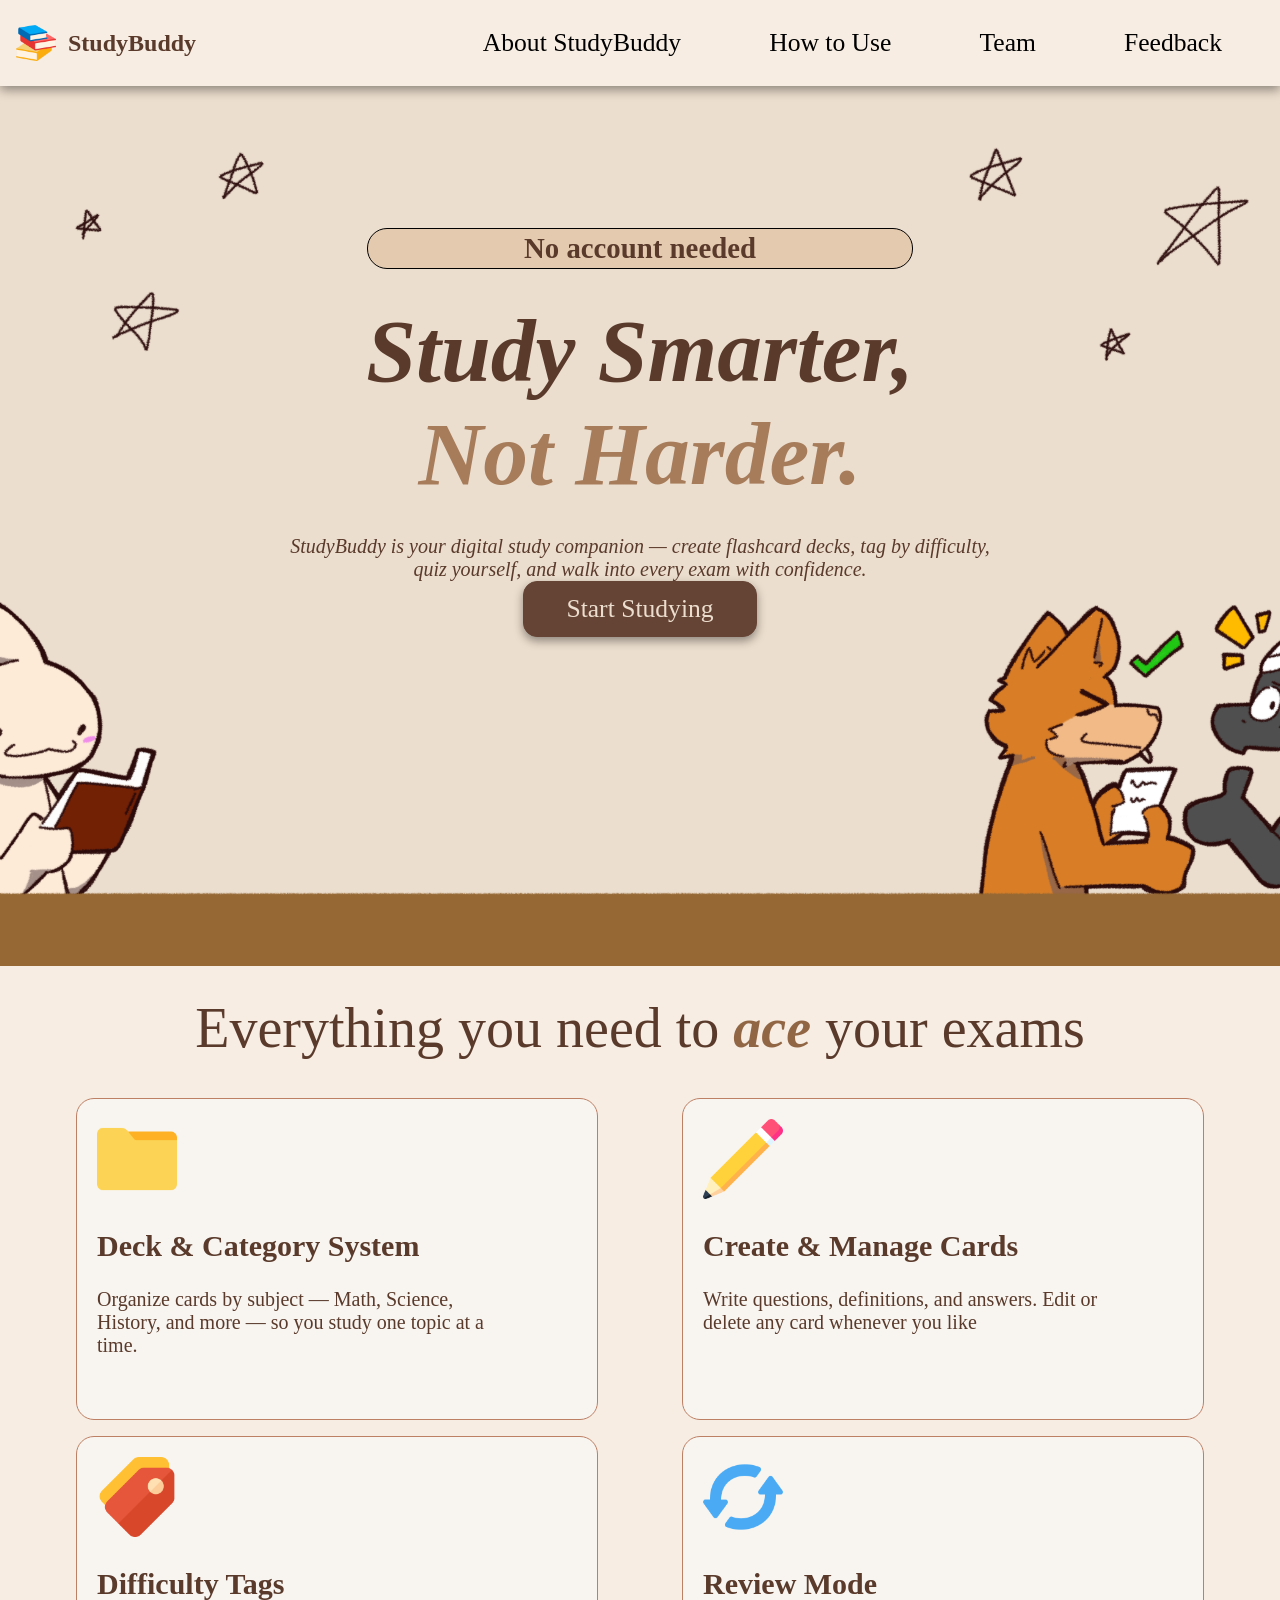
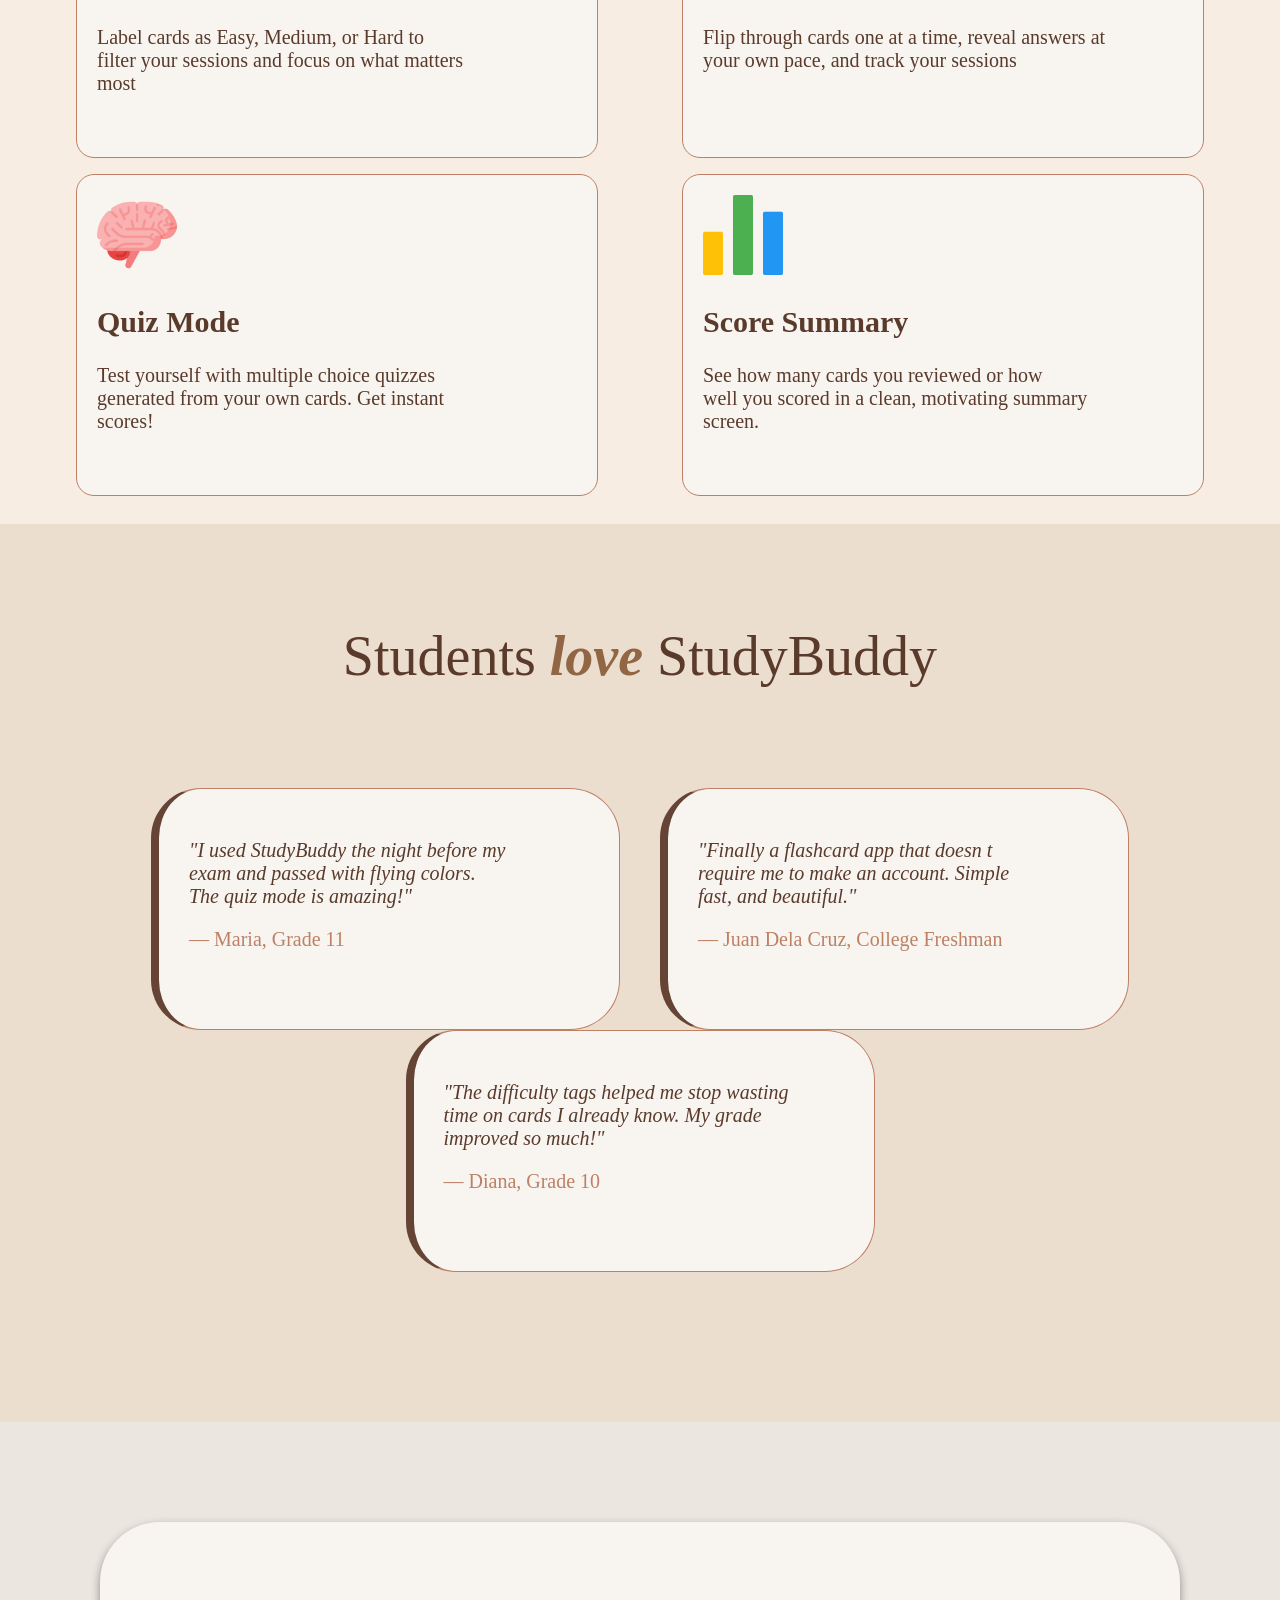
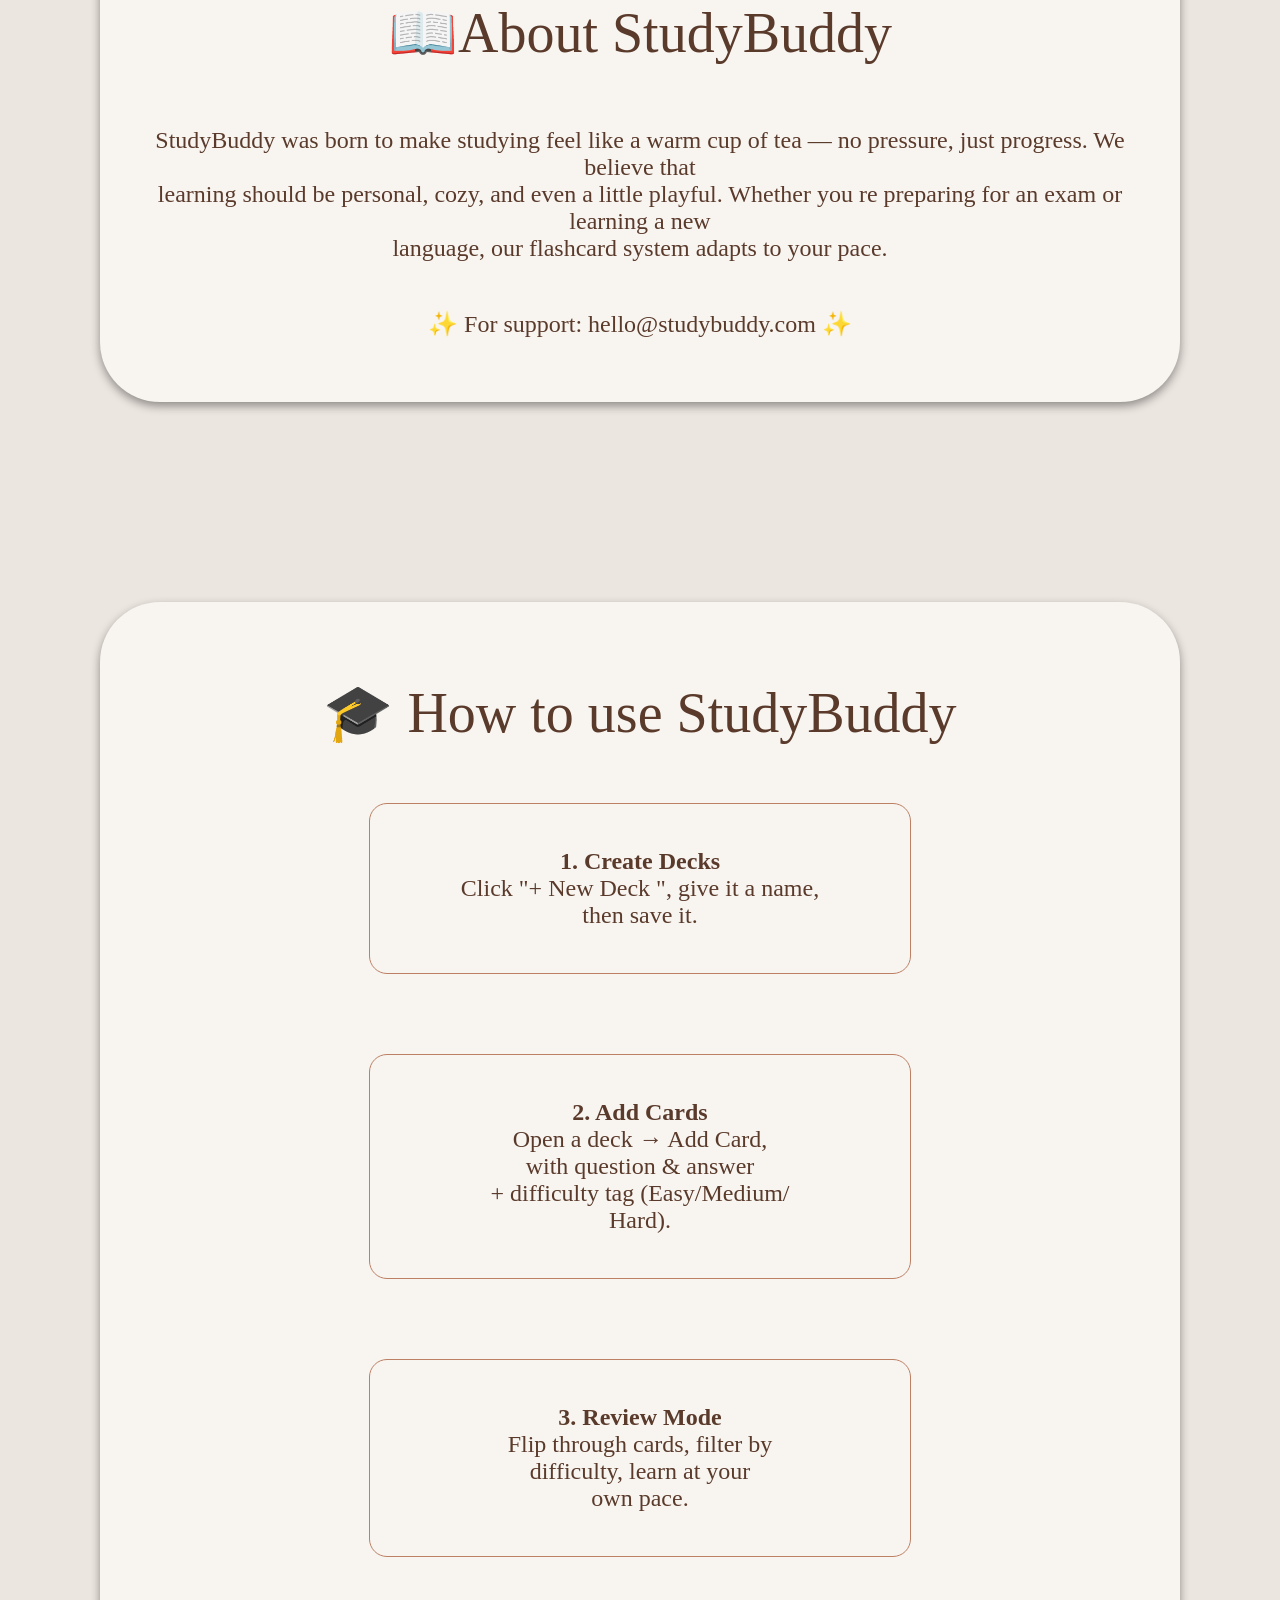
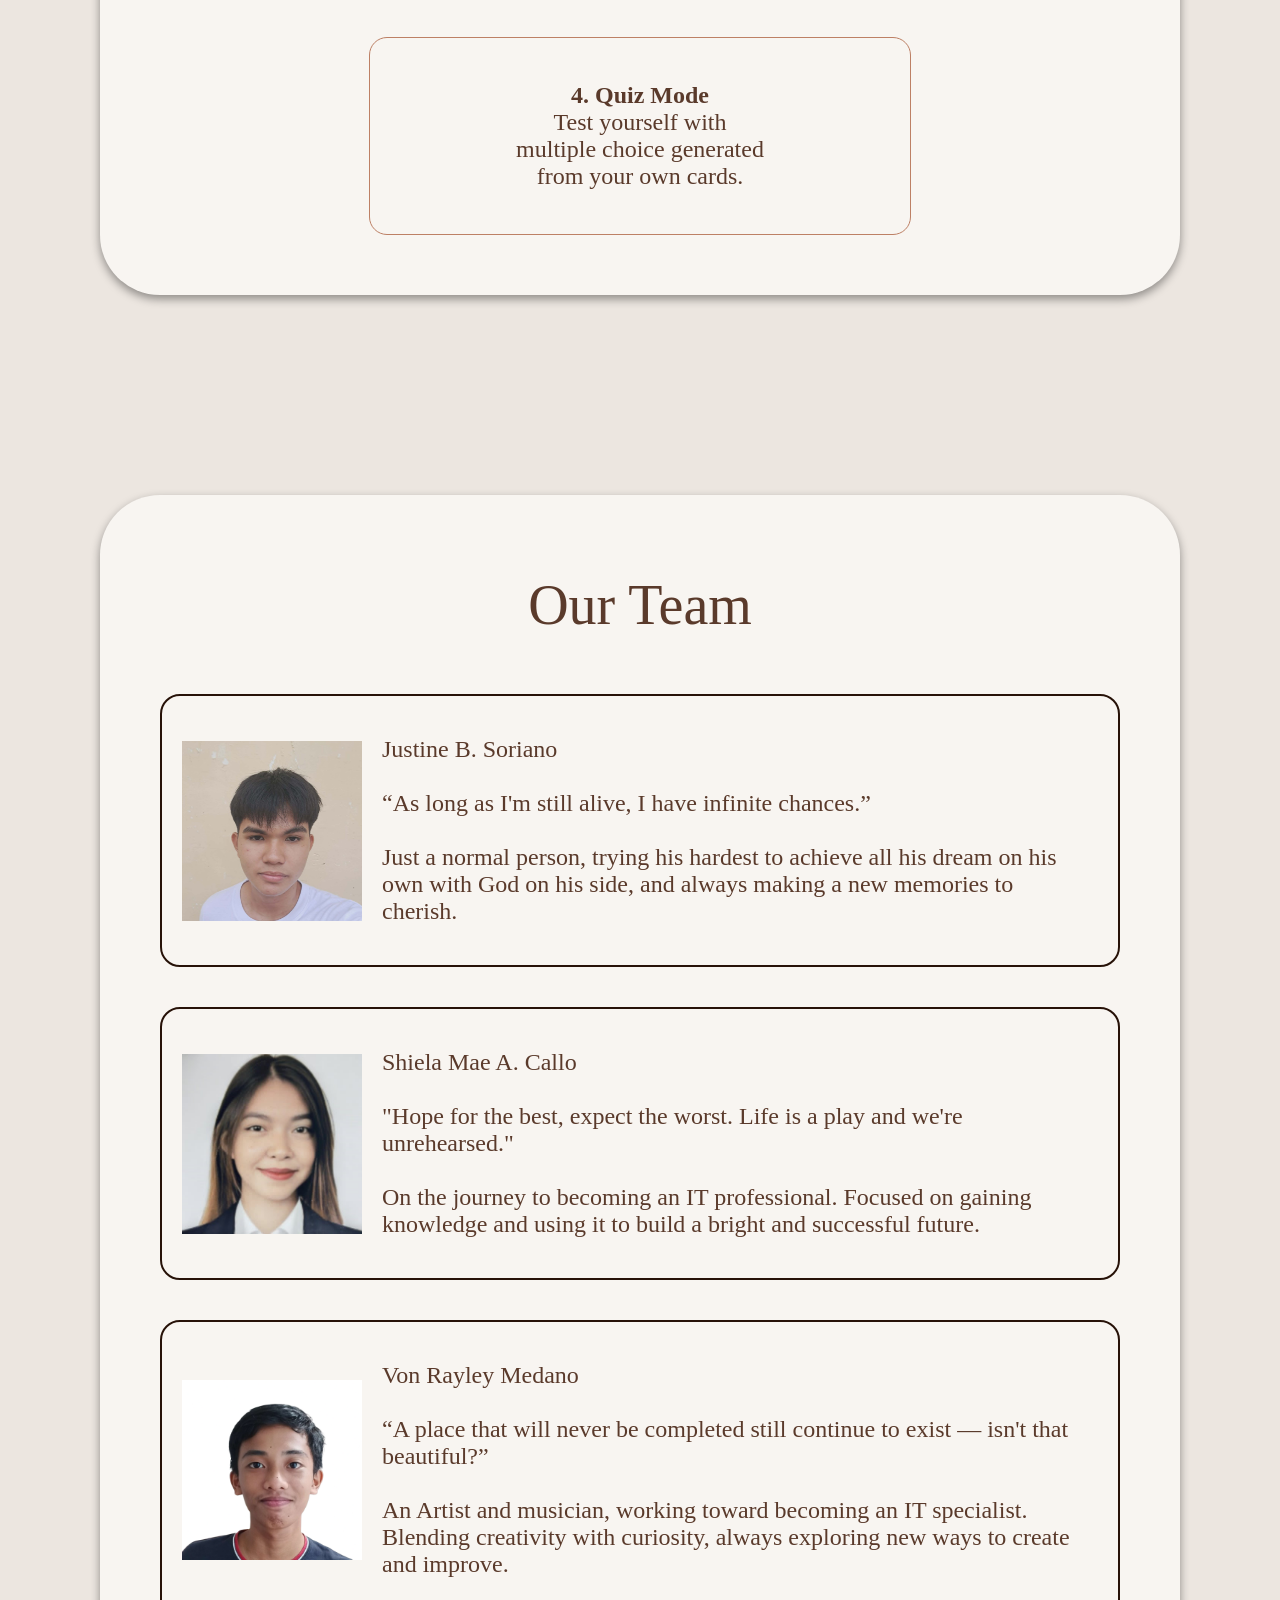
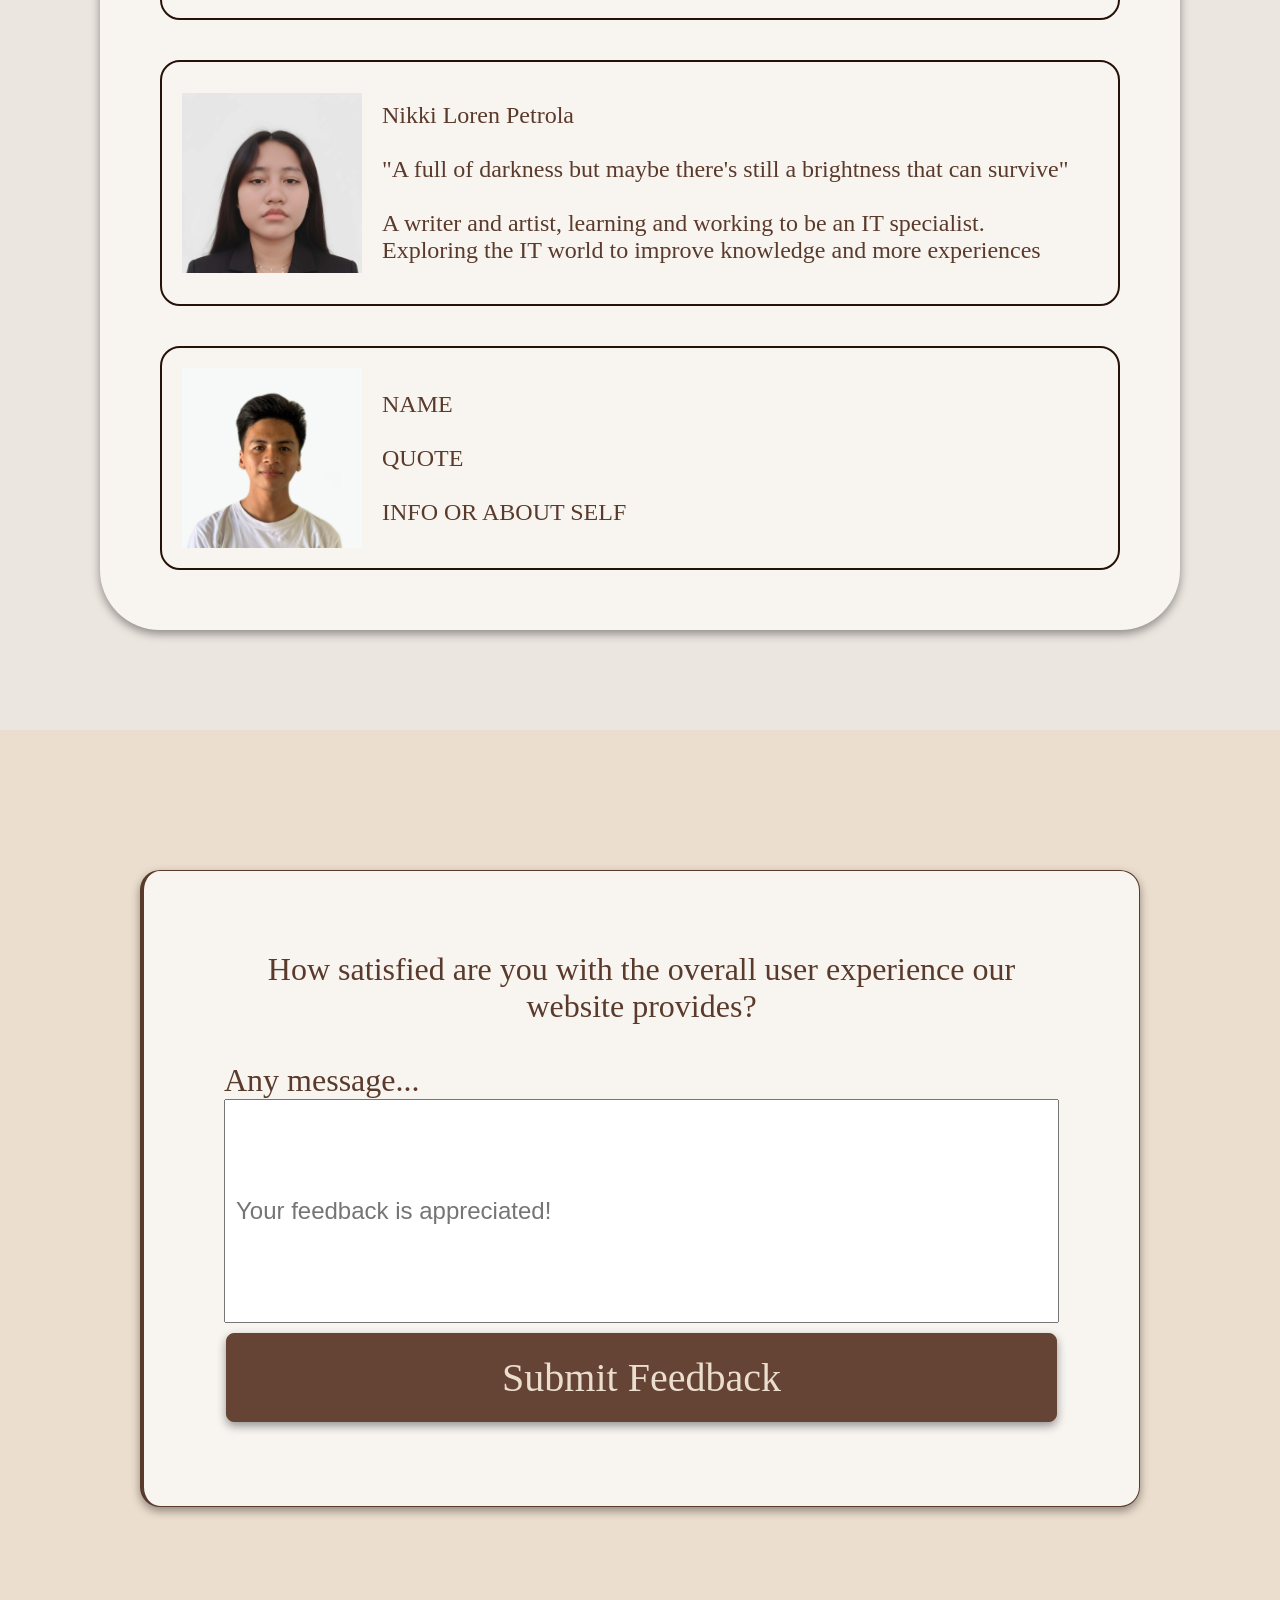
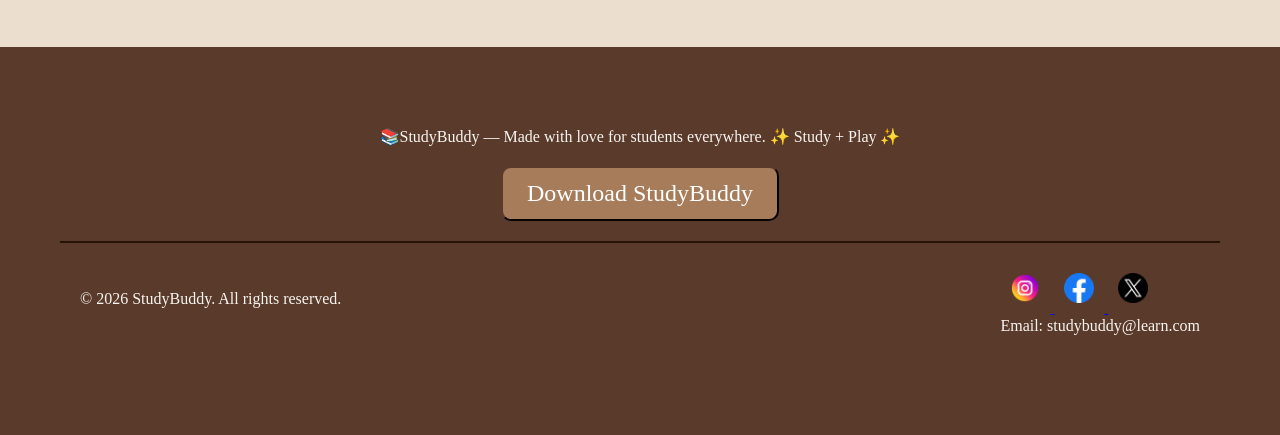
<file: index.html>
<!DOCTYPE html>
<html lang="en">
  <head>
    <meta charset="utf-8">
    <meta name="viewport" content="width=device-width, initial-scale=1.0">

    <link rel="icon" href="icon.png">

    <link rel="stylesheet" href="main.css">
    
    <title>StudyBuddy</title>
  </head>

  <body id="mainBack">
    <nav class="headtitle">
      <div class="titlecontainer">
        <img src="icon.png" style="width: 40px; height: auto;">
        <a href="#mainBack" id="title">StudyBuddy</a>
      </div>

      <div class="headerbtns">
        

        <a href="#aboutSB"><button class="mainbtn" id="headerBtn">About StudyBuddy</button></a>
        <a href="#howtoSB"><button class="mainbtn" id="headerBtn">How to Use</button></a>
        <a href="#teamSB"><button class="mainbtn" id="headerBtn">Team</button></a>
        <a href="#feedbackSB"><button class="mainbtn" id="headerBtn">Feedback</button></a>
      </div>
    </nav>
    

    <div class="mainmenu">

      <div class="titleheader">
        <a>No account needed</a>
      </div>
      <h1>
        <a style="color: #5A3A2B;">Study Smarter,</a>
        <br><a  style="color: #A67C5B;">Not Harder.</a>
      </h1>

      <a class="infotext">StudyBuddy is your digital study companion — create flashcard decks, tag by difficulty, 
        <br>quiz yourself, and walk into every exam with confidence.</a>

      <div class="btncontainer">
        <a href="mydecks.html">
          <button class="mainbtn" style="color: #ecdece; background-color: #664435;">Start Studying</button>
        </a>
      </div>
    </div>


    <button id="backtotopBtn" onclick="scrollToTop()">↑ Top</button>


    <div class="appabout1">
      <h1>Everything you need to <a style="color: #916645; font-style: italic; font-weight: bold;">ace</a> your exams</h1>
      <div class ="maininfo">

        <div class="infocontainer">

          <img src="other-ico/folder.png" style="width: 80px; height: auto;">
          <h2>Deck & Category System</h2>
          <p>Organize cards by subject — Math, Science, 
            <br>History, and more — so you study one topic at a
            <br>time.</p>

        </div>

        <div class="infocontainer">

          <img src="other-ico/pencil.png" style="width: 80px; height: auto;">
          <h2>Create & Manage Cards</h2>
          <p>Write questions, definitions, and answers. Edit or
            <br>delete any card whenever you like</p>

        </div>

        <div class="infocontainer">

          <img src="other-ico/tag.png" style="width: 80px; height: auto;">
          <h2>Difficulty Tags</h2>
          <p>Label cards as Easy, Medium, or Hard to
            <br>filter your sessions and focus on what matters
            <br>most</p>

        </div>

        <div class="infocontainer">

          <img src="other-ico/refresh.png" style="width: 80px; height: auto;">
          <h2>Review Mode</h2>
          <p>Flip through cards one at a time, reveal answers at
            <br>your own pace, and track your sessions</p>

        </div>

        <div class="infocontainer">

        <img src="other-ico/brain.png" style="width: 80px; height: auto;">
        <h2>Quiz Mode</h2>
        <p>Test yourself with multiple choice quizzes 
          <br>generated from your own cards. Get instant 
          <br>scores!</p>

        </div>

        <div class="infocontainer">

        <img src="other-ico/bar-graph.png" style="width: 80px; height: auto;">
        <h2>Score Summary</h2>
        <p>See how many cards you reviewed or how
          <br>well you scored in a clean, motivating summary 
          <br>screen.</p>

        </div>
      </div>
    </div>

    <div class="appabout2">
      <h1>Students <a style="color: #916645; font-style: italic; font-weight: bold;">love</a> StudyBuddy</h1>
      
      <div class ="maininfo">

        <div class="studentcomment">
          <p>"I used StudyBuddy the night before my
            <br>exam and passed with flying colors.
            <br>The quiz mode is amazing!"</p>
          <a>— Maria, Grade 11</a>
        </div>

        <div class="studentcomment">
          <p>"Finally a flashcard app that doesn t
            <br>require me to make an account. Simple
            <br>fast, and beautiful."</p>
          <a>— Juan Dela Cruz, College Freshman</a>
        </div>

        <div class="studentcomment">
            <p>"The difficulty tags helped me stop wasting
            <br>time on cards I already know. My grade
            <br>improved so much!"</p>
          <a>— Diana, Grade 10</a>
        </div>
      </div>
    </div>

    <div class="appabout3" id="aboutSB">

      <div class="aboutcontainers">
        <h1>📖About StudyBuddy</h1>
        <p>StudyBuddy was born to make studying feel like a warm cup of tea — no pressure, just progress. We believe that
          <br>learning should be personal, cozy, and even a little playful. Whether you re preparing for an exam or learning a new
          <br>language, our flashcard system adapts to your pace.</p>
        <p>✨ For support: hello@studybuddy.com ✨</p>
      </div>

      <div class="aboutcontainers" id="howtoSB">
        <h1>🎓 How to use StudyBuddy</h1>
        <div class="howtocontainer">
          <div class="howto">
            <p>
              <b>1. Create Decks</b>
              <br>Click "+ New Deck ", give it a name, 
              <br>then save it.
            </p>
          </div>
          <div class="howto">
            <p>
              <b>2. Add Cards</b>
              <br>Open a deck → Add Card, 
              <br>with question & answer
              <br>+ difficulty tag (Easy/Medium/
              <br>Hard).
            </p>
          </div>
          <div class="howto">
            <p>
              <b>3. Review Mode</b>
              <br>Flip through cards, filter by
              <br>difficulty, learn at your
              <br>own pace.
            </p>
          </div>
          <div class="howto">
            <p>
              <b>4. Quiz Mode</b>
              <br>Test yourself with  
              <br>multiple choice generated
               <br>from your own cards.
            </p>
          </div>
        </div>
      </div>
      
      <div class="aboutcontainers" id="teamSB">
        <h1>Our Team</h1>
        
        <div class="aboutteamcontainer">
          <img src="teamico/soriano.jpg">
          <div class="aboutteaminfo">
            <a>Justine B. Soriano</a>
            <br>
            <a>“As long as I'm still alive, I have infinite chances.”   </a>
            <br>
            <a>Just a normal person, trying his hardest to achieve all his dream on his own with God on his side, and always making a new memories to cherish.</a>
          </div>
        </div>

        <div class="aboutteamcontainer">
          <img src="teamico/callo.jpg">
          <div class="aboutteaminfo">
            <a>Shiela Mae A. Callo</a>
            <br>
            <a>"Hope for the best, expect the worst. Life is a play and we're unrehearsed."</a>
            <br>
            <a>On the journey to becoming an IT professional. Focused on gaining knowledge and using it to build a bright and successful future.</a>
          </div>
        </div>

        <div class="aboutteamcontainer">
          <img src="teamico/medrano.png">
          <div class="aboutteaminfo">
            <a>Von Rayley Medano</a>
            <br>
            <a>“A place that will never be completed still continue to exist — isn't that beautiful?”</a>
            <br>
            <a>An Artist and musician, working toward becoming an IT specialist. Blending creativity with curiosity, always exploring new ways to create and improve.</a>
          </div>
        </div>

        <div class="aboutteamcontainer">
          <img src="teamico/petrola.jpg">
          <div class="aboutteaminfo">
            <a>Nikki Loren Petrola</a>
            <br>
            <a>"A full of darkness but maybe there's still a brightness that can survive"</a>
            <br>
            <a>A writer and artist, learning and working to be an IT specialist. Exploring the IT world to improve knowledge and more experiences</a>
          </div>
        </div>

        <div class="aboutteamcontainer">
          <img src="teamico/diaz.jpg">
          <div class="aboutteaminfo">
            <a>NAME</a>
            <br>
            <a>QUOTE</a>
            <br>
            <a>INFO OR ABOUT SELF</a>
          </div>
        </div>
      </div>
    </div>

    <div class="reviewcontainer" id="feedbackSB">
      <div class="reviewstuff">
        <a>How satisfied are you with the overall user experience our website provides?</a>
        <br>
        <a style="text-align: left;">Any message...</a>
        <input type="text" class="promptinput" id="feedback" placeholder="Your feedback is appreciated!"></input>
        <button class="smallbtn" onclick="submitFeedback()" style="color: #ecdece; background-color: #664435; font-size: 2.50rem; padding: 20px; margin-top: 10px;">Submit Feedback</button> 
      </div>
    </div>

    <div class="footer">
      <a>📚StudyBuddy — Made with love for students everywhere. ✨ Study + Play ✨</a>
      <button class="downloadbtn">Download StudyBuddy</button>
      <div class="footer1">
        <a>© 2026 StudyBuddy. All rights reserved.</a>
        <div>
          <div>
            <a href="#">
              <img class="socialico" src="social-ico/instagram.png">
            </a>
            <a href="#">
              <img class="socialico" src="social-ico/facebook.png">
            </a>
            <a href="#">
              <img class="socialico" src="social-ico/twitter.png">
            </a>
          </div>
          <a>Email: studybuddy@learn.com</a>
        </div>
        
      </div>
    </div>
  </body>
  <script>
    window.onscroll = function () {
      const btn = document.getElementById("backtotopBtn");
      if (document.documentElement.scrollTop > 100) {
        btn.style.display = "block";
      } else {
        btn.style.display = "none";
      }
    };

    // smooth scroll to top
    function scrollToTop() {
      window.scrollTo({
        top: 0,
        behavior: "smooth"
      });
    }
    function submitFeedback() {
        alert("Feedback submitted! Thank you for helping us improve StudyBuddy.");
      }
  </script>
</html>
</file>
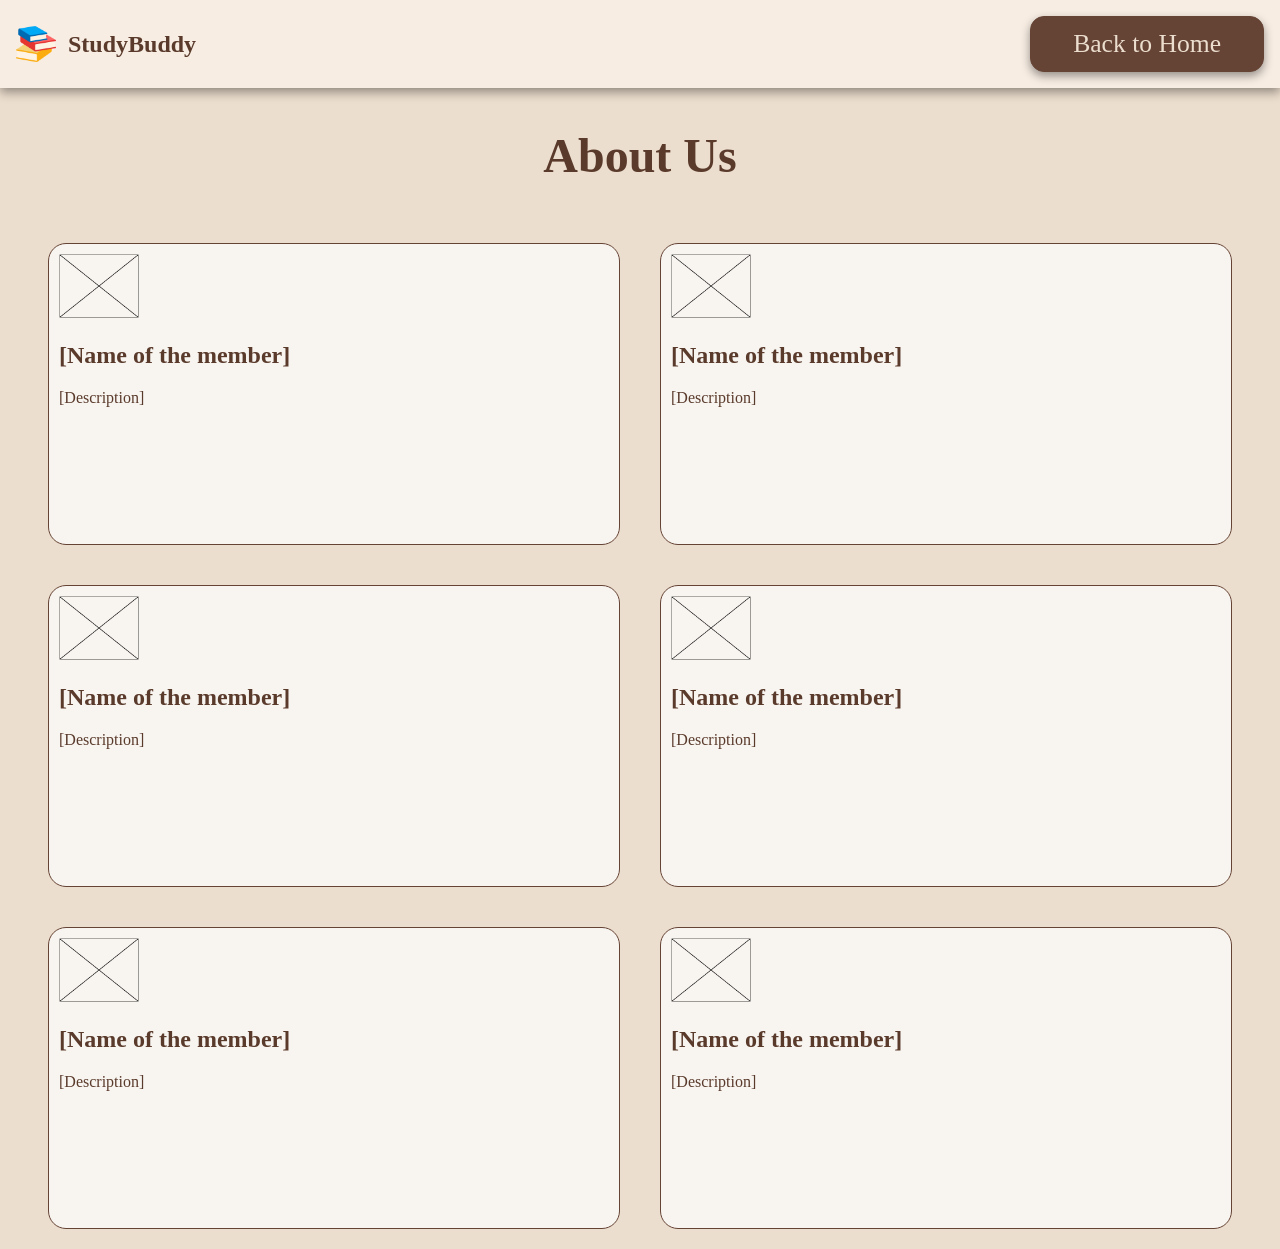
<file: about.html>
<!DOCTYPE html>
<html lang="en">
  <head>
    <meta charset="utf-8">
    <meta name="viewport" content="width=device-width, initial-scale=1.0">

    <link rel="icon" href="icon.png">

    <link rel="stylesheet" href="main.css">
    <link rel="stylesheet" href="about.css">

    <title>StudyBuddy</title>
  </head>
  
  <body>

    <div class="headtitle">

      <div class="titlecontainer">
        <img src="icon.png" style="width: 40px; height: auto;">
        <a id="title">StudyBuddy</a>
      </div>

      <button class="mainbtn" onclick="window.location.href='index.html'">Back to Home</button>

    </div>

    
    <h1>About Us</h1>

    <div class ="maininfo">

      <div class="infocontainer">

        <img src="placeholder.png" style="width: 80px; height: auto;">
        <h2>[Name of the member]</h2>
        <p>[Description]</p>

      </div>

      <div class="infocontainer">

        <img src="placeholder.png" style="width: 80px; height: auto;">
        <h2>[Name of the member]</h2>
        <p>[Description]</p>

      </div>

      <div class="infocontainer">

        <img src="placeholder.png" style="width: 80px; height: auto;">
        <h2>[Name of the member]</h2>
        <p>[Description]</p>

      </div>

      <div class="infocontainer">

        <img src="placeholder.png" style="width: 80px; height: auto;">
        <h2>[Name of the member]</h2>
        <p>[Description]</p>

      </div>

      <div class="infocontainer">

        <img src="placeholder.png" style="width: 80px; height: auto;">
        <h2>[Name of the member]</h2>
        <p>[Description]</p>

      </div>

      <div class="infocontainer">

        <img src="placeholder.png" style="width: 80px; height: auto;">
        <h2>[Name of the member]</h2>
        <p>[Description]</p>

      </div>

    </div>

    
    
    
  </body>
</html>
</file>
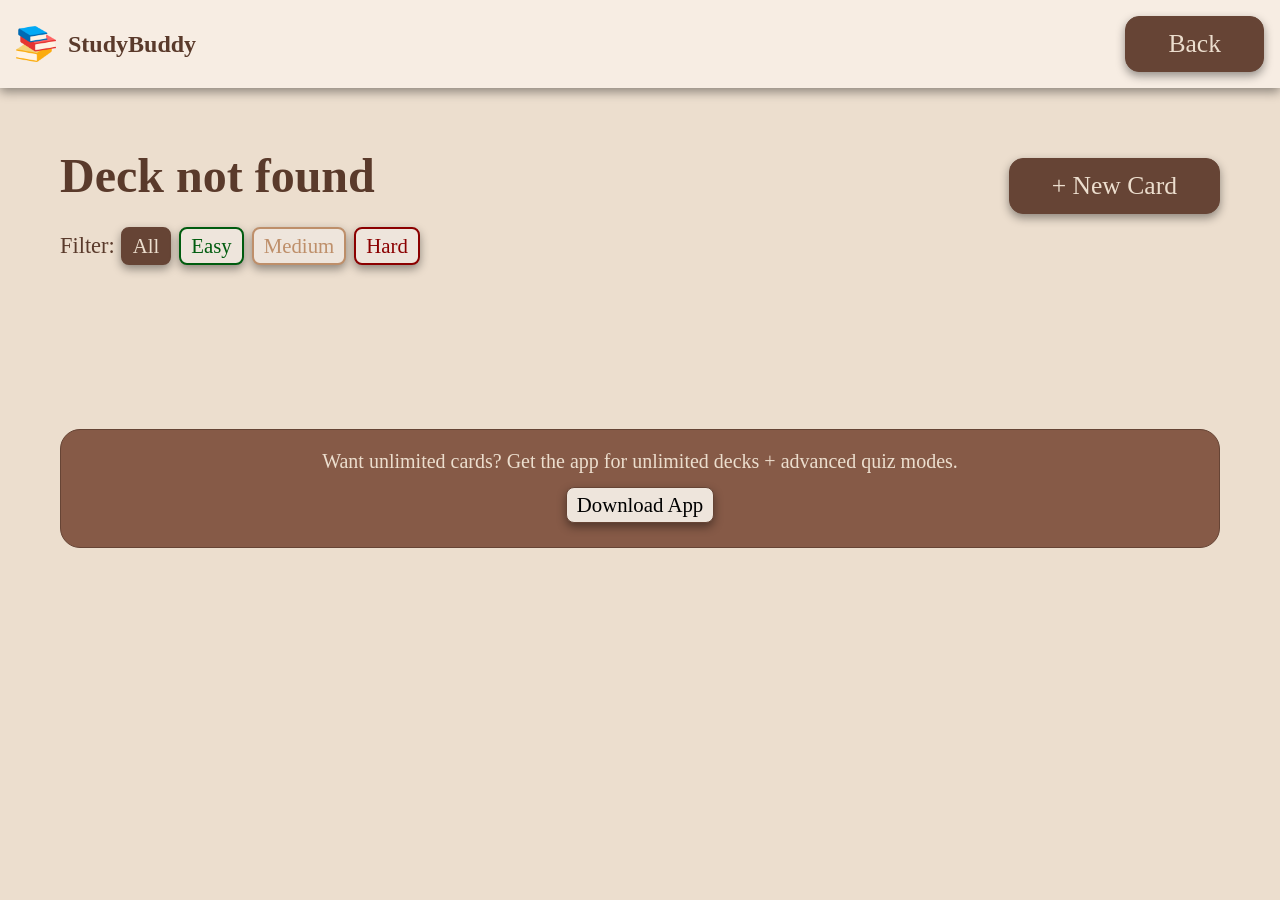
<file: deck.html>
﻿<!DOCTYPE html>
<html lang="en">
  <head>
    <meta charset="utf-8">
    <meta name="viewport" content="width=device-width, initial-scale=1.0">
    
    <link rel="icon" href="icon.png">

    <link rel="stylesheet" href="main.css">
    <link rel="stylesheet" href="extra-designs.css">
    <link rel="stylesheet" href="mydecks.css">
    <link rel="stylesheet" href="deck.css">

    <title>StudyBuddy</title>
  </head>
  <body>
    <!--header and navigation-->
    <nav class="headtitle">
      <div class="titlecontainer">
        <img src="icon.png" style="width: 40px; height: auto;">
        <a href="index.html" id="title">StudyBuddy</a>
      </div>

      <div class="headerbtns">
        <button class="mainbtn" onclick="window.location.href='mydecks.html'">Back</button>
      </div>
    </nav>

    <!--main content-->
    <div class="spacer">
      <div class="mdtopcontainer">
        <h1 id="deckName"></h1>
        <button onclick="addCard()" class="mainbtn" id="newcardbtn">+ New Card</button>
      </div>

      <div id="filterDifficulty">
        <a class="subtitle">Filter:</a>
          <button onclick="setDifficulty('All')" class="smallbtn diff-btn all active">All</button>
          <button onclick="setDifficulty('Easy')" class="smallbtn diff-btn easy">Easy</button>
          <button onclick="setDifficulty('Medium')" class="smallbtn diff-btn medium">Medium</button>
          <button onclick="setDifficulty('Hard')" class="smallbtn diff-btn hard">Hard</button>
      </div>

      <div class="card" id="cardsContainer"></div>

      <div class="ad">
        <a>Want unlimited cards? Get the app for unlimited decks + advanced quiz modes.</a>
        <button class="smallbtn" onclick="ad()">Download App</button>
      </div>
    </div>

    <!--card creation prompt-->
    <div id="cardPrompt" class="prompt">
      <div class="promptcontent">
        <div class="prompttext">
          <h2>Create New Card</h2>
        </div>

        <div>
          <a class="promptinfotext">QUESTION/TERM</a>
          <input type="text" class="promptinput" id="cardQuestion" placeholder="Enter question">

          <a class="promptinfotext">ANSWER/DEFINITION</a>
          <input type="text" class="promptinput" id="cardAnswer" placeholder="Enter answer">
        </div>
        
        <div>
            <a class="promptinfotext">DIFFICULTY</a>
            <select id="cardDifficulty" class="promptinput">
                <option value="Easy">Easy</option>
                <option value="Medium">Medium</option>
                <option value="Hard">Hard</option>
            </select>
        </div>

        <div class="promptbuttons">
          <button class="smallbtn" onclick="closePrompt()" style="color: #5A3A2B; background-color: #f7ede3;">Cancel</button>
          <button id="saveBtn" class="smallbtn" onclick="saveCard()" style="color: #ecdece; background-color: #664435;">Create Card</button>
        </div>
      </div>
    </div>

    <script>
      // Baka makalimutan eh so ill put some notes above each function for me to remember which one is which:
      
      // filter setup
      let currentFilter = "All";
      let selectedDifficulty = "All";

      // local storage setup
      let cards = JSON.parse(localStorage.getItem("cards")) || [];

      // Get ID from URL (example: ?id=123)
      const params = new URLSearchParams(window.location.search);
      const deckId = Number(params.get("id"));

      // Get all decks from localStorage
      const decks = JSON.parse(localStorage.getItem("decks")) || [];

      // Find the deck with matching ID
      const currentDeck = decks.find((deck) => deck.id === deckId);

      // Show the deck name
      if (currentDeck) {
        document.getElementById("deckName").innerText = currentDeck.name;
      } else {
        document.getElementById("deckName").innerText = "Deck not found";
      }

      // Save card function (handles both create and edit)
      function saveCard() {
        const deckCards = cards.filter(card => card.deckId === deckId);
        const question = document.getElementById("cardQuestion").value;
        const answer = document.getElementById("cardAnswer").value;

        if (question.trim() === "" || answer.trim() === "") {
          alert("Please fill in both fields!");
          return;
        }

        if (deckCards.length >= 50) {
          alert("You can only create up to 50 cards! Download the App now to have unlimited Decks");
          return;
        }

        const editId = document.getElementById("cardPrompt").dataset.editId;

        const difficulty = document.getElementById("cardDifficulty").value;

        if (editId) {
          // EDIT MODE
          const card = cards.find((c) => c.id == editId);
          card.question = question;
          card.answer = answer;
          card.difficulty = difficulty;

          // remove edit mode
          delete document.getElementById("cardPrompt").dataset.editId;
        } else {
          // CREATE MODE
          const newCard = {
            id: Date.now(),
            deckId: deckId,
            question: question,
            answer: answer,
            difficulty: difficulty
          };

          cards.push(newCard);
        }

        localStorage.setItem("cards", JSON.stringify(cards));
        renderCards();
        document.getElementById("cardQuestion").value = "";
        document.getElementById("cardAnswer").value = "";
        closePrompt();

        document.getElementById("saveBtn").innerText = "Create Card";

        
      }

      // Display cards on the page
      function renderCards() {
        const container = document.getElementById("cardsContainer");
        container.innerHTML = "";

        const filteredCards = cards.filter((card) => {
          return card.deckId === deckId &&
            (currentFilter === "All" || card.difficulty === currentFilter);
        });

        filteredCards.forEach((card) => {
          const div = document.createElement("div");
          div.classList.add("cards");

          div.innerHTML = `
            <div class="maincard">

              <div class=cardinfo>
                <div>
                  <h2>Question</h2>
                  <p>${card.question}</p>
                </div>
                <div>
                  <h2>Answer</h2>
                  <p>${card.answer}</p>
                </div>
                <div>
                  <h2>Difficulty</h2>
                  <p>${card.difficulty}</p>
                </div>
              </div>

              <div class="cardbuttons">
                <button class="smallbtn" onclick="editCard(${card.id})">Edit</button>
                <button class="smallbtn" style="color: #ecdece; background-color: #664435;" onclick="deleteCard(${card.id})">Delete</button>
              </div>
            </div>
          `;

          container.appendChild(div);
        });
      }

      // Delete card function
      function deleteCard(id) {
        cards = cards.filter((card) => card.id !== id);
        localStorage.setItem("cards", JSON.stringify(cards));
        renderCards();
      }

      // Edit card function
      function editCard(id) {
        const card = cards.find((c) => c.id === id);
        document.getElementById("cardQuestion").value = card.question;
        document.getElementById("cardAnswer").value = card.answer;
        document.getElementById("cardPrompt").dataset.editId = id;
        document.getElementById("saveBtn").innerText = "Save Changes";
        document.getElementById("cardPrompt").style.display = "block";
        document.getElementById("cardDifficulty").value = card.difficulty;
      }

      // Show card creation prompt
      function addCard() {
        document.getElementById("cardPrompt").style.display = "block";
      }

      // Close card creation prompt
      function closePrompt() {
        document.getElementById("cardPrompt").style.display = "none";
        document.getElementById("saveBtn").innerText = "Create Card";
        delete document.getElementById("cardPrompt").dataset.editId;
      }

      // ad DUHHHH
      function ad() {
        alert("We're working on the app! Stay tuned :)");
      }

      // filter function
      function setFilter(filter) {
        currentFilter = filter;
        renderCards();
      }

      function setDifficulty(level) {
        currentFilter = level;

      document.querySelectorAll(".diff-btn").forEach(btn => {
        btn.classList.remove("active");

        if (btn.textContent === level) {
          btn.classList.add("active");
          
        }
      });
      renderCards();
    }


      // DO NOT REMOVEEEE >:[ (Render the cards when the page loads)
      window.onload = renderCards;
    </script>
  </body>
</html>
</file>
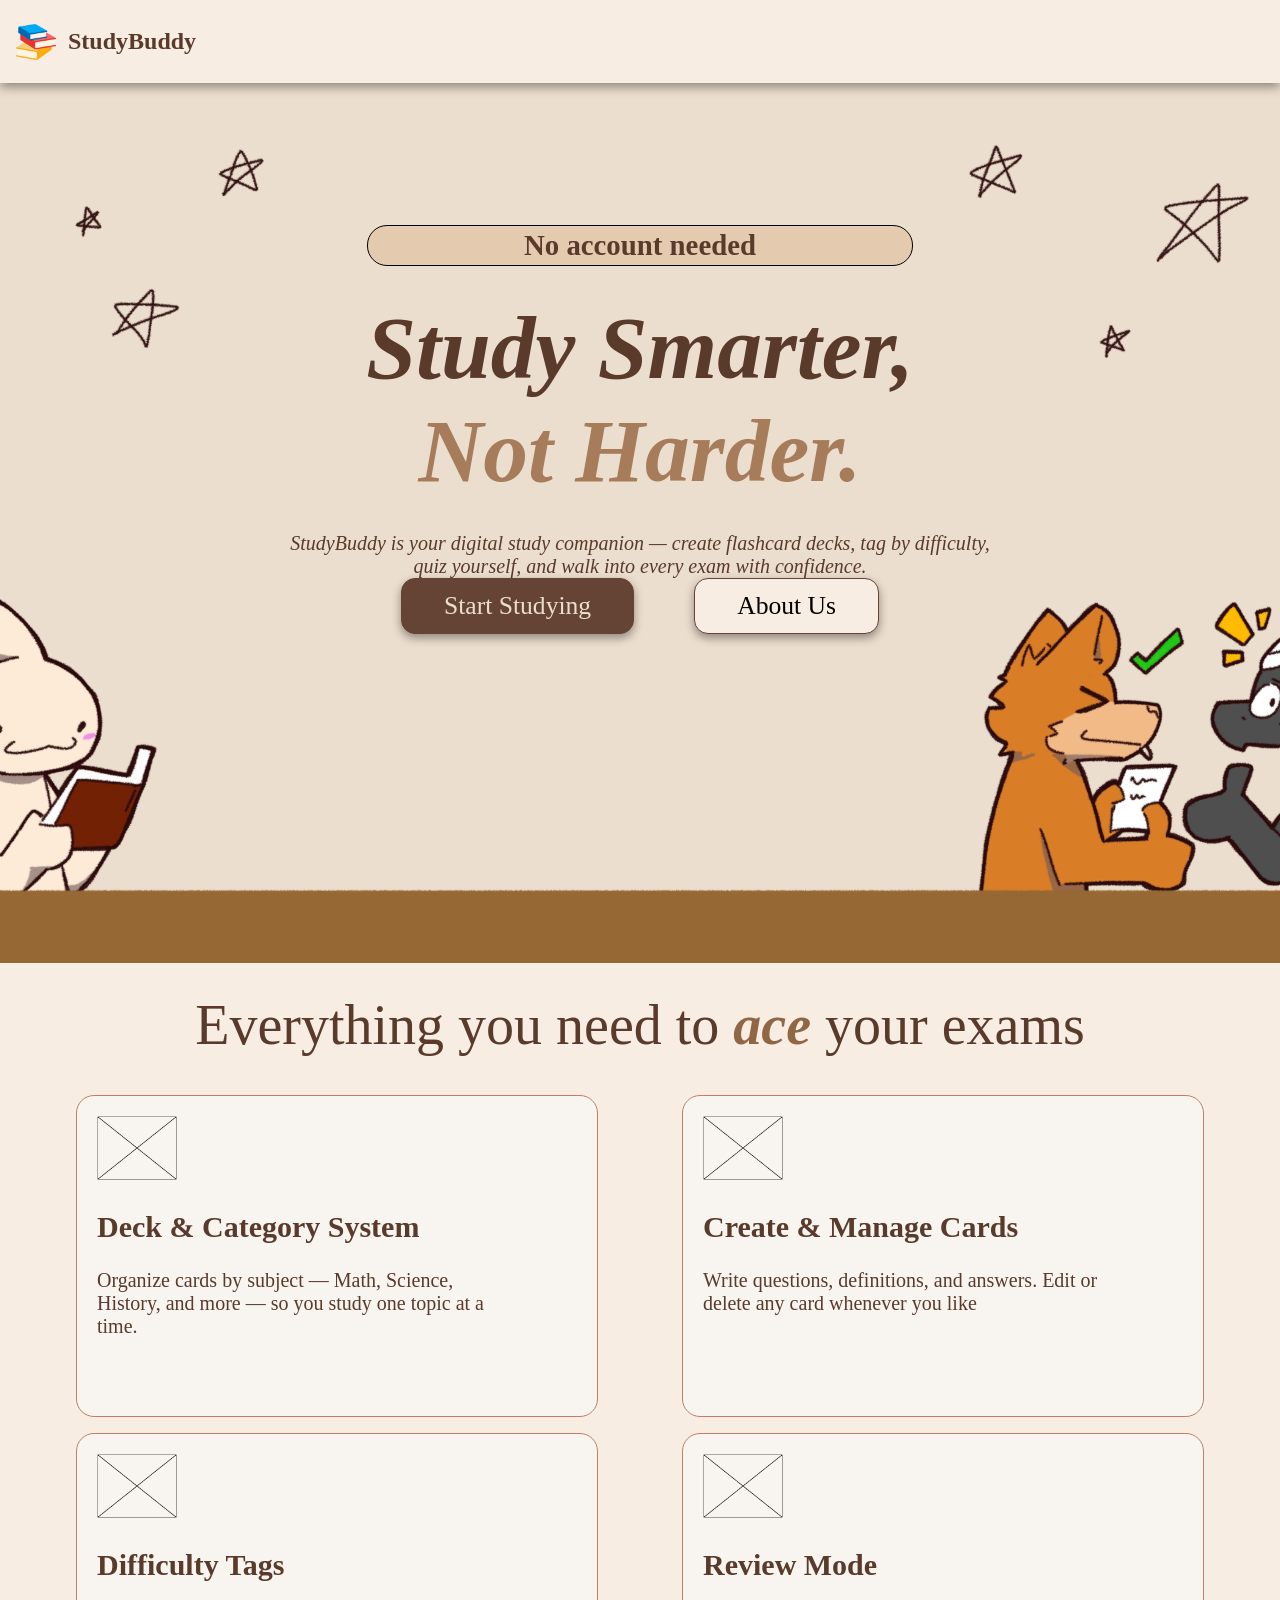
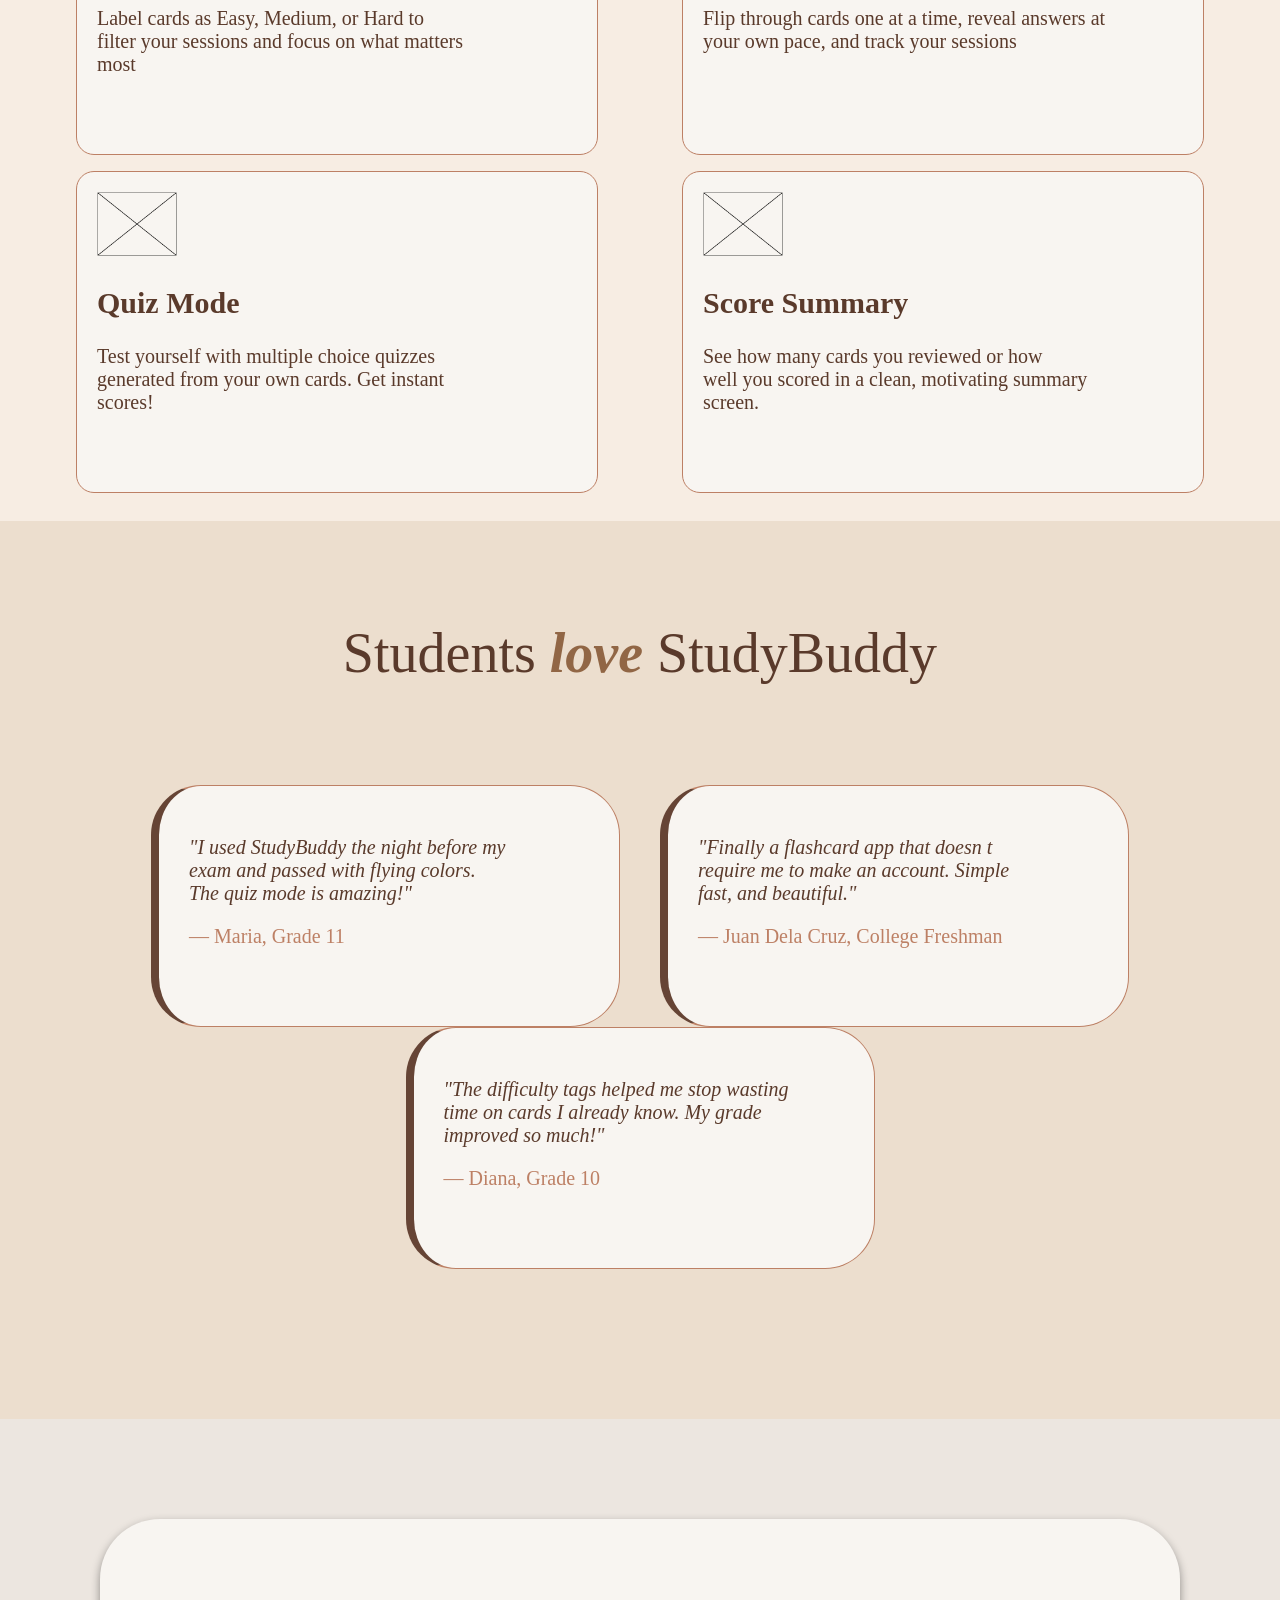
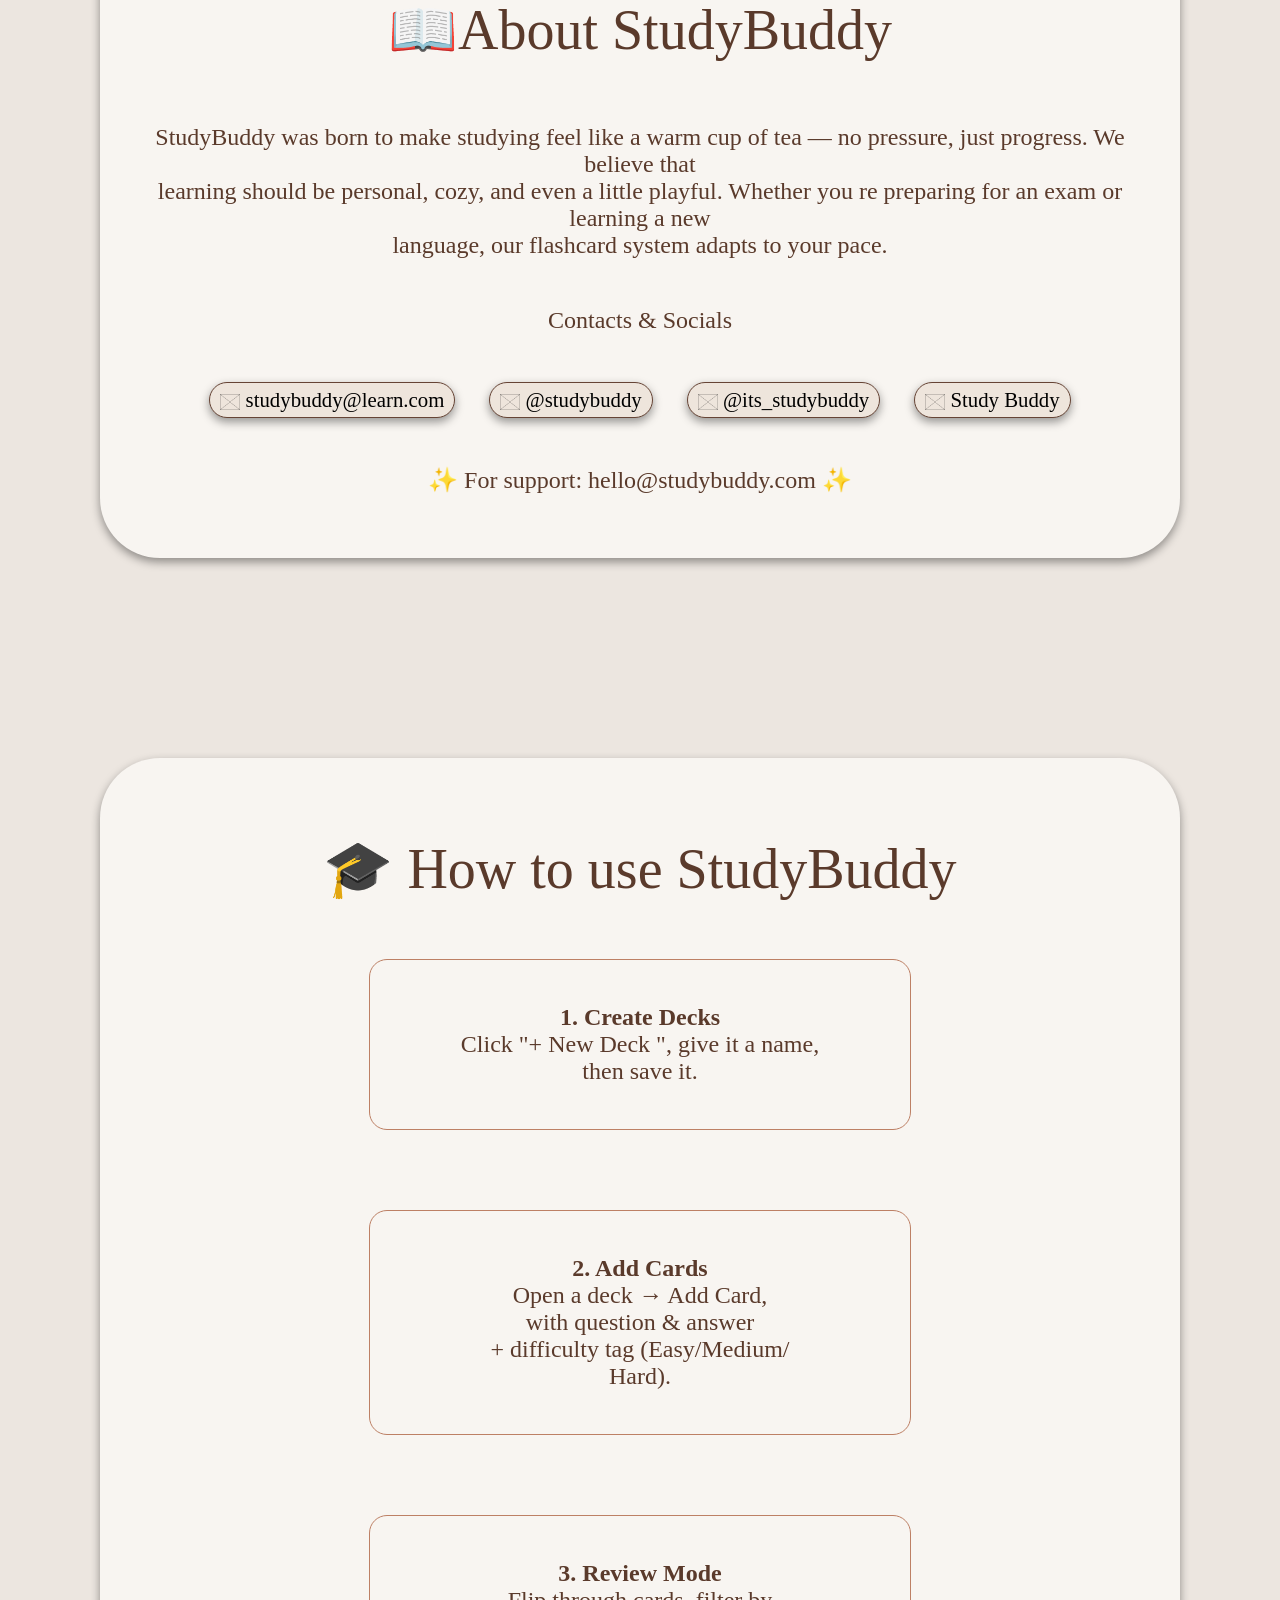
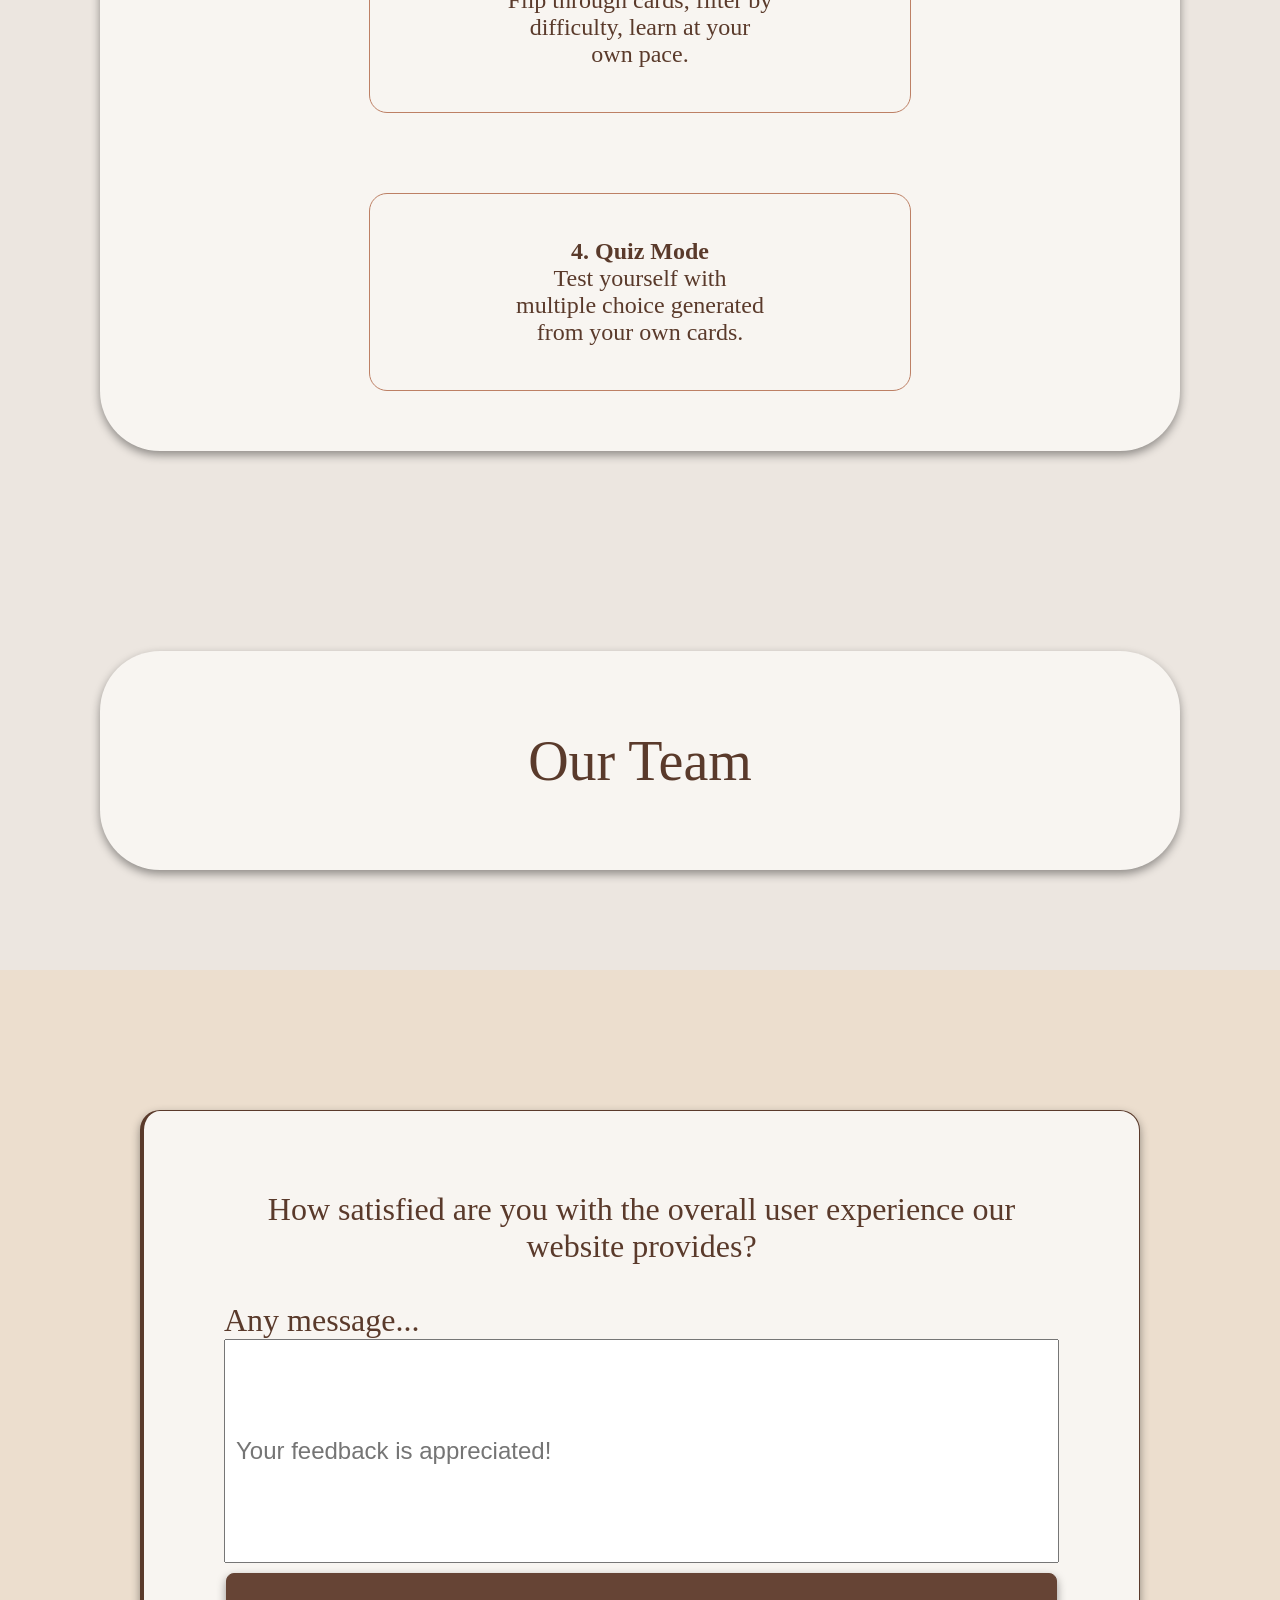
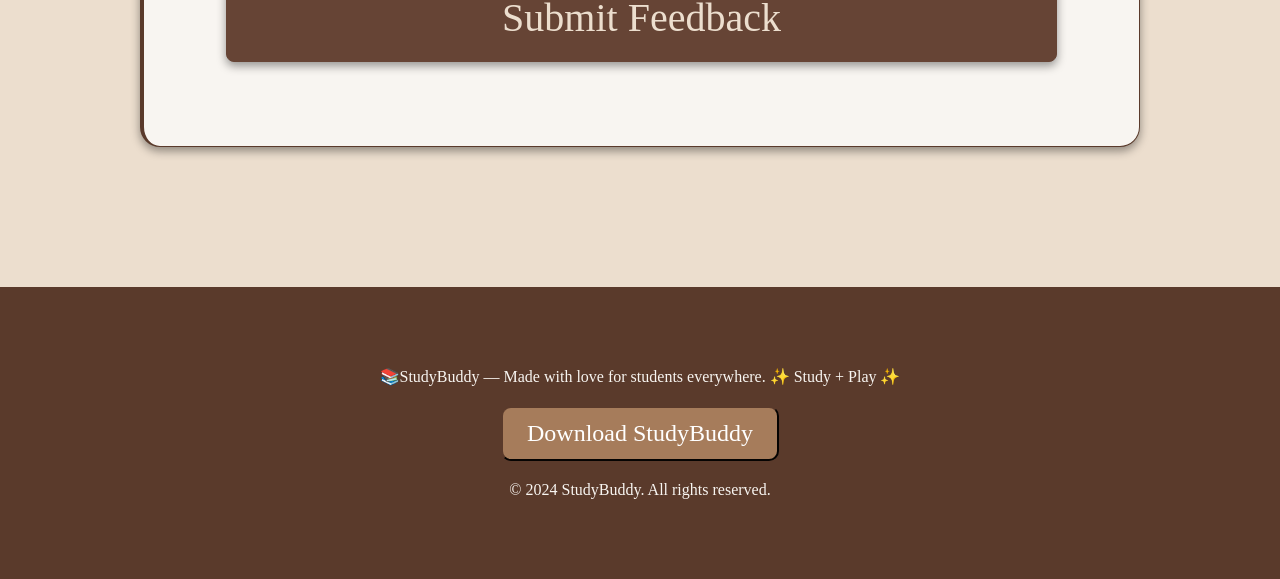
<file: main.html>
<!DOCTYPE html>
<html lang="en">
  <head>
    <meta charset="utf-8">
    <meta name="viewport" content="width=device-width, initial-scale=1.0">

    <link rel="stylesheet" href="main.css">
    
    <title>StudyBuddy</title>
  </head>

  <body>
    <div class="headtitle">
      <div class="titlecontainer">
        <img src="icon.png" style="width: 40px; height: auto;">
        <a id="title">StudyBuddy</a>
      </div>
    </div>
    

    <div class="mainmenu">

      <div class="titleheader">
        <a>No account needed</a>
      </div>
      <h1>
        <a style="color: #5A3A2B;">Study Smarter,</a>
        <br><a  style="color: #A67C5B;">Not Harder.</a>
      </h1>

      <a class="infotext">StudyBuddy is your digital study companion — create flashcard decks, tag by difficulty, 
        <br>quiz yourself, and walk into every exam with confidence.</a>

      <div class="btncontainer">
        <a href="mydecks.html">
          <button class="mainbtn" style="color: #ecdece; background-color: #664435;">Start Studying</button>
        </a>
        <a href="about.html">
          <button class="mainbtn" style="background-color: #f7ede3; border-color: #664435;">About Us</button>
        </a>
      </div>
    </div>


    <button id="backtotopBtn" onclick="scrollToTop()">↑ Top</button>


    <div class="appabout1">
      <h1>Everything you need to <a style="color: #916645; font-style: italic; font-weight: bold;">ace</a> your exams</h1>
      <div class ="maininfo">

        <div class="infocontainer">

          <img src="placeholder.png" style="width: 80px; height: auto;">
          <h2>Deck & Category System</h2>
          <p>Organize cards by subject — Math, Science, 
            <br>History, and more — so you study one topic at a
            <br>time.</p>

        </div>

        <div class="infocontainer">

          <img src="placeholder.png" style="width: 80px; height: auto;">
          <h2>Create & Manage Cards</h2>
          <p>Write questions, definitions, and answers. Edit or
            <br>delete any card whenever you like</p>

        </div>

        <div class="infocontainer">

          <img src="placeholder.png" style="width: 80px; height: auto;">
          <h2>Difficulty Tags</h2>
          <p>Label cards as Easy, Medium, or Hard to
            <br>filter your sessions and focus on what matters
            <br>most</p>

        </div>

        <div class="infocontainer">

          <img src="placeholder.png" style="width: 80px; height: auto;">
          <h2>Review Mode</h2>
          <p>Flip through cards one at a time, reveal answers at
            <br>your own pace, and track your sessions</p>

        </div>

        <div class="infocontainer">

        <img src="placeholder.png" style="width: 80px; height: auto;">
        <h2>Quiz Mode</h2>
        <p>Test yourself with multiple choice quizzes 
          <br>generated from your own cards. Get instant 
          <br>scores!</p>

        </div>

        <div class="infocontainer">

        <img src="placeholder.png" style="width: 80px; height: auto;">
        <h2>Score Summary</h2>
        <p>See how many cards you reviewed or how
          <br>well you scored in a clean, motivating summary 
          <br>screen.</p>

        </div>
      </div>
    </div>

    <div class="appabout2">
      <h1>Students <a style="color: #916645; font-style: italic; font-weight: bold;">love</a> StudyBuddy</h1>
      
      <div class ="maininfo">

        <div class="studentcomment">
          <p>"I used StudyBuddy the night before my
            <br>exam and passed with flying colors.
            <br>The quiz mode is amazing!"</p>
          <a>— Maria, Grade 11</a>
        </div>

        <div class="studentcomment">
          <p>"Finally a flashcard app that doesn t
            <br>require me to make an account. Simple
            <br>fast, and beautiful."</p>
          <a>— Juan Dela Cruz, College Freshman</a>
        </div>

        <div class="studentcomment">
            <p>"The difficulty tags helped me stop wasting
            <br>time on cards I already know. My grade
            <br>improved so much!"</p>
          <a>— Diana, Grade 10</a>
        </div>
      </div>
    </div>

    <div class="appabout3">

      <div class="aboutcontainers">
        <h1>📖About StudyBuddy</h1>
        <p>StudyBuddy was born to make studying feel like a warm cup of tea — no pressure, just progress. We believe that
          <br>learning should be personal, cozy, and even a little playful. Whether you re preparing for an exam or learning a new
          <br>language, our flashcard system adapts to your pace.</p>
        
        <p>Contacts & Socials</p>
        <div class="socials">
          <button class="smallbtn" id="socialbtn" onclick="">
            <img src="placeholder.png" style="width: 20px; height: auto; vertical-align: middle;">
            studybuddy@learn.com
          </button>
          <button class="smallbtn" id="socialbtn" onclick="">
            <img src="placeholder.png" style="width: 20px; height: auto; vertical-align: middle;">
            @studybuddy
          </button>
          <button class="smallbtn" id="socialbtn" onclick="">
            <img src="placeholder.png" style="width: 20px; height: auto; vertical-align: middle;">
            @its_studybuddy
          </button>
          <button class="smallbtn" id="socialbtn" onclick="">
            <img src="placeholder.png" style="width: 20px; height: auto; vertical-align: middle;">
            Study Buddy
          </button>
        </div>
        <p>✨ For support: hello@studybuddy.com ✨</p>
      </div>

      <div class="aboutcontainers">
        <h1>🎓 How to use StudyBuddy</h1>
        <div class="howtocontainer">
          <div class="howto">
            <p>
              <b>1. Create Decks</b>
              <br>Click "+ New Deck ", give it a name, 
              <br>then save it.
            </p>
          </div>
          <div class="howto">
            <p>
              <b>2. Add Cards</b>
              <br>Open a deck → Add Card, 
              <br>with question & answer
              <br>+ difficulty tag (Easy/Medium/
              <br>Hard).
            </p>
          </div>
          <div class="howto">
            <p>
              <b>3. Review Mode</b>
              <br>Flip through cards, filter by
              <br>difficulty, learn at your
              <br>own pace.
            </p>
          </div>
          <div class="howto">
            <p>
              <b>4. Quiz Mode</b>
              <br>Test yourself with  
              <br>multiple choice generated
              <br>from your own cards.
            </p>
          </div>
        </div>
      </div>
      
      <div class="aboutcontainers">
        <h1>Our Team</h1>
      </div>
    </div>

    <div class="reviewcontainer">
      <div class="reviewstuff">
        <a>How satisfied are you with the overall user experience our website provides?</a>
        <br>
        <a style="text-align: left;">Any message...</a>
        <input type="text" class="promptinput" id="feedback" placeholder="Your feedback is appreciated!"></input>
        <button class="smallbtn" onclick="submitFeedback()" style="color: #ecdece; background-color: #664435; font-size: 2.50rem; padding: 20px; margin-top: 10px;">Submit Feedback</button> 
      </div>
    </div>

    <div class="footer">
      <a>📚StudyBuddy — Made with love for students everywhere. ✨ Study + Play ✨</a>
      <button class="downloadbtn">Download StudyBuddy</button>
      <a>© 2024 StudyBuddy. All rights reserved.</a>
  </body>
  <script>
    window.onscroll = function () {
      const btn = document.getElementById("backtotopBtn");
      if (document.documentElement.scrollTop > 100) {
        btn.style.display = "block";
      } else {
        btn.style.display = "none";
      }
    };

    // smooth scroll to top
    function scrollToTop() {
      window.scrollTo({
        top: 0,
        behavior: "smooth"
      });
    }
    function submitFeedback() {
        alert("Feedback submitted! Thank you for helping us improve StudyBuddy.");
      }
  </script>
</html>
</file>
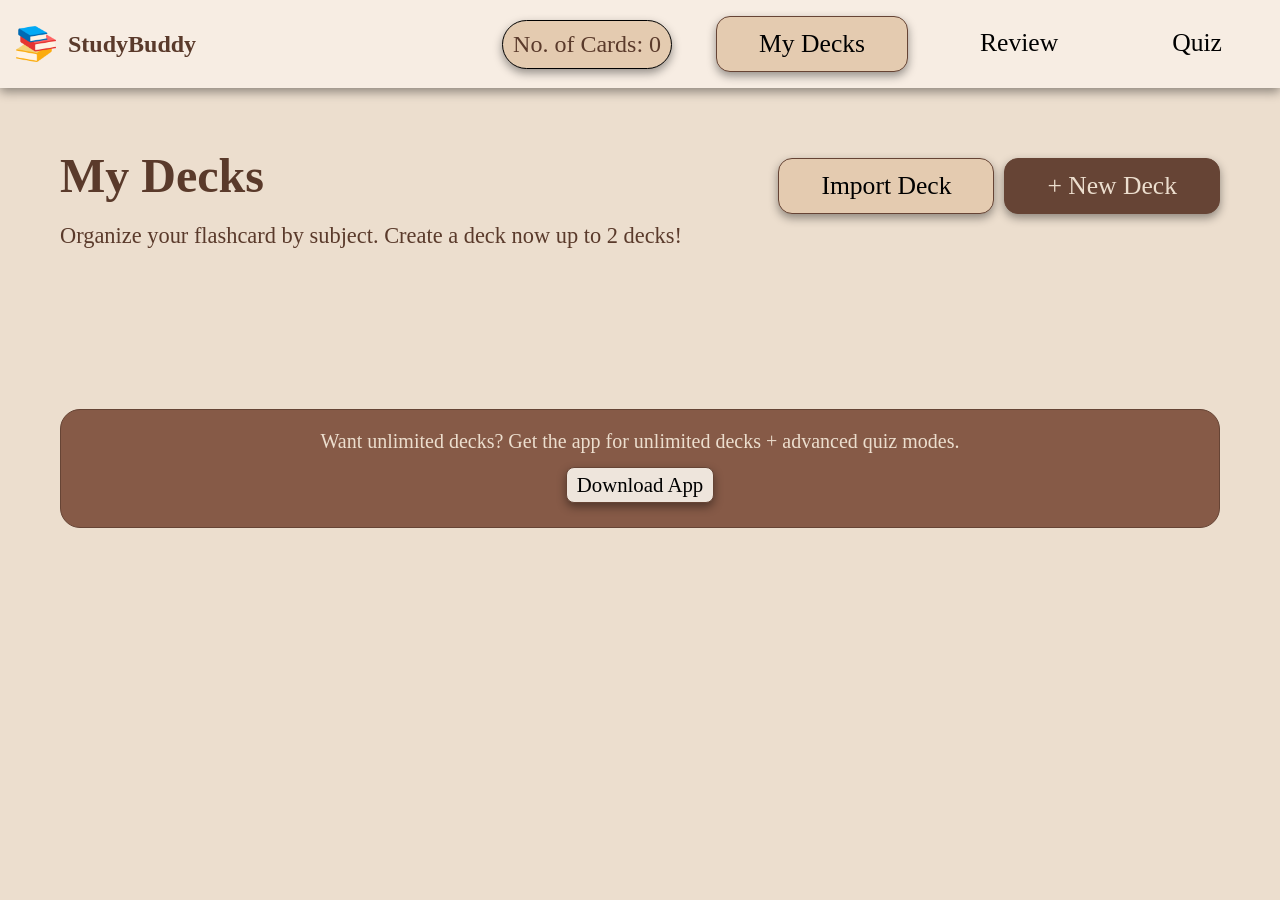
<file: mydecks.html>
﻿<!DOCTYPE html>
<html lang="en">
  
  <head>
    <meta charset="utf-8">
    <meta name="viewport" content="width=device-width, initial-scale=1.0">

    <link rel="icon" href="icon.png">

    <link rel="stylesheet" href="main.css">
    <link rel="stylesheet" href="extra-designs.css">
    <link rel="stylesheet" href="mydecks.css">

    <title>StudyBuddy</title>
  </head>

  <body>
    <!--header and navigation-->
    <nav class="headtitle">
      <div class="titlecontainer">
        <img src="icon.png" style="width: 40px; height: auto;">
        <a href="index.html" id="title">StudyBuddy</a>
      </div>

      <a id="cardscounter">No. of Decks</a>

      <div class="headerbtns">
        

        <a href="mydecks.html"><button class="mainbtn">My Decks</button></a>
        <a href="reviews.html"><button class="mainbtn" id="headermainBtns">Review</button></a>
        <a href="quiz.html"><button class="mainbtn" id="headermainBtns">Quiz</button></a>
      </div>
    </nav>

    <!--main content-->
    <div class="spacer">
      <div class="mdtopcontainer">
        <h1>My Decks</h1>
        <div class="buttoncontainertop">
          <input type="file" id="importFile" accept=".txt" style="display:none" onchange="importDeck(event)">
          <button class="mainbtn" onclick="document.getElementById('importFile').click()">
            Import Deck
          </button>
          <button onclick="addDeck()" class="mainbtn" id="newdeckbtn">+ New Deck</button>
        </div>
      </div>

      <a class="subtitle">Organize your flashcard by subject. Create a deck now up to 2 decks!</a>
      <div class="deck" id="decksContainer"></div>

      <div class="ad">
        <a>Want unlimited decks? Get the app for unlimited decks + advanced quiz modes.</a>
        <button class="smallbtn" onclick="ad()">Download App</button>
      </div>
    </div>

    <!--deck creation prompt-->
    <div id="deckPrompt" class="prompt">
      <div class="promptcontent">
        <div class="prompttext">
          <h2>Create New Deck</h2>
          <a style="color: #A67C5B;">DECK NAME</a>
        </div>

        <div>
          <input type="text" class="promptinput" id="deckName" placeholder="Enter deck name">
        </div>

        <div class="promptbuttons">
          <button class="smallbtn" onclick="closePrompt()" style="color: #5A3A2B; background-color: #f7ede3;">Cancel</button>
          <button class="smallbtn" onclick="saveDeck()" style="color: #ecdece; background-color: #664435;">Create Deck</button>
        </div>
      </div>
    </div>

    <script>
      // Baka makalimutan eh so ill put some notes above each function for me to remember which one is which:
      
      // local storage setup
      let decks = JSON.parse(localStorage.getItem("decks")) || [];
      let cards = JSON.parse(localStorage.getItem("cards")) || [];

      // ensure all decks have a cards array
      

      // update card counter in header
      function updateCounter() {
        document.getElementById("cardscounter").innerText =
          "No. of Cards: " + cards.length;
      }

      // Import decks and cards
      function importDeck(event) {
  const file = event.target.files[0];
  if (!file) return;

  const reader = new FileReader();

  reader.onload = function(e) {
    const text = e.target.result.trim();
    const lines = text.split("\n");

    if (lines.length < 2) {
      alert("Invalid file format!");
      return;
    }

    const deckName = lines[0].trim();

    if (decks.length >= 4) {
      alert("You can only have up to 4 decks!");
      return;
    }

    const newDeckId = Date.now();

    // create deck
    const newDeck = {
      id: newDeckId,
      name: deckName,
      cards: [],
      icon: "deckico/general.png"
    };

    decks.push(newDeck);

    // create cards
    for (let i = 1; i < lines.length; i++) {
      const parts = lines[i].split("|");

      if (parts.length < 2) continue;

      const newCard = {
        id: Date.now() + i,
        deckId: newDeckId, // ⭐ THIS is what your deck page relies on
        question: parts[0].trim(),
        answer: parts[1].trim(),
        difficulty: parts[2] ? parts[2].trim() : "Easy" // optional
      };

      cards.push(newCard);
    }

    localStorage.setItem("decks", JSON.stringify(decks));
    localStorage.setItem("cards", JSON.stringify(cards));

    renderDecks();
  };

  reader.readAsText(file);
}

      // Save new deck to local storage
      function saveDeck() {
        const name = document.getElementById("deckName").value;

        if (name.trim() === "") {
          alert("Please enter a name!");
          return;
        }

        // Limit Deck Amount
        if (decks.length >= 4) {
          alert("You can only create up to 4 decks! Download the App now to have unlimited Decks");
          return;
        }

        // Create a new deck object with unique ID
        const newDeck = {
          id: Date.now(),
          name: name,
          cards: [],
          icon: "deckico/general.png"
        };

        // Add the new deck to the array
        decks.push(newDeck);
        localStorage.setItem("decks", JSON.stringify(decks));

        renderDecks();
        document.getElementById("deckName").value = "";
        closePrompt();
      }

      // Display decks on the page
      function renderDecks() {
        const container = document.getElementById("decksContainer");
        container.innerHTML = "";

        decks.forEach((deck) => {
          const div = document.createElement("div");
          div.classList.add("decks");

          div.innerHTML = `
            <div class="maindeck">
              <div class="icon-picker">
                <img src="${deck.icon}" class="deck-icon" onclick="toggleIcons(this)">
                <div class="icon-options">
                  <img src="deckico/general.png" onclick="selectIcon(this, ${deck.id})">
                  <img src="deckico/geo.png" onclick="selectIcon(this, ${deck.id})">
                  <img src="deckico/literature.png" onclick="selectIcon(this, ${deck.id})">
                  <img src="deckico/math.png" onclick="selectIcon(this, ${deck.id})">
                  <img src="deckico/sci.png" onclick="selectIcon(this, ${deck.id})">
                  <img src="deckico/space.png" onclick="selectIcon(this, ${deck.id})">
                  <img src="deckico/bunny.png" onclick="selectIcon(this, ${deck.id})">
                  <img src="deckico/bear.png" onclick="selectIcon(this, ${deck.id})">
                  <img src="deckico/cat.png" onclick="selectIcon(this, ${deck.id})">
                  <img src="deckico/dog.png" onclick="selectIcon(this, ${deck.id})">
                  <img src="deckico/dragon.png" onclick="selectIcon(this, ${deck.id})">
                </div>
              </div>

              <h2>${deck.name}</h2>
              <p>
                ${
                cards.filter(card => card.deckId === deck.id).length
              } 
                ${
                cards.filter(card => card.deckId === deck.id).length === 1 ? "Card" : "Cards"
              }
              </p>
              <div class="deckbuttons">
                <button class="smallbtn" onclick="openDeck(${deck.id})">Open</button>
                <button class="smallbtn" onclick="deleteDeck(${deck.id})">Delete</button>
              </div>
            </div>
          `;

          container.appendChild(div);
        });

        updateCounter();
      }

      function toggleIcons(img) {
        const options = img.nextElementSibling;
        options.style.display = options.style.display === "block" ? "none" : "block";
      }

      function selectIcon(icon, deckId) {
        const deck = decks.find(d => d.id === deckId);

        const fileName = icon.src.split("/").pop();
        deck.icon = "deckico/" + fileName;

        localStorage.setItem("decks", JSON.stringify(decks));
        renderDecks();
      }




      function deleteDeck(id) {

        // remove the deck and card
        decks = decks.filter(deck => deck.id !== id);
        cards = cards.filter(card => card.deckId !== id);

        // save both
        localStorage.setItem("decks", JSON.stringify(decks));
        localStorage.setItem("cards", JSON.stringify(cards));
        
        renderDecks();
      }

      // Opens the deck page with the deck ID
      function openDeck(id) {
        window.location.href = `deck.html?id=${id}`;
      }

      // Shows the new deck prompt
      function addDeck() {
        document.getElementById("deckPrompt").style.display = "block";
      }

      // Closes the new deck prompt
      function closePrompt() {
        document.getElementById("deckPrompt").style.display = "none";
      }

      // Placeholder for ad button
      function ad() {
        alert("We're working on the app! Stay tuned :)");
      }

      // DO NOT REMOVEEEE >:[ (Render the cards when the page loads)
      window.onload = renderDecks;
    </script>
  </body>
</html>
</file>
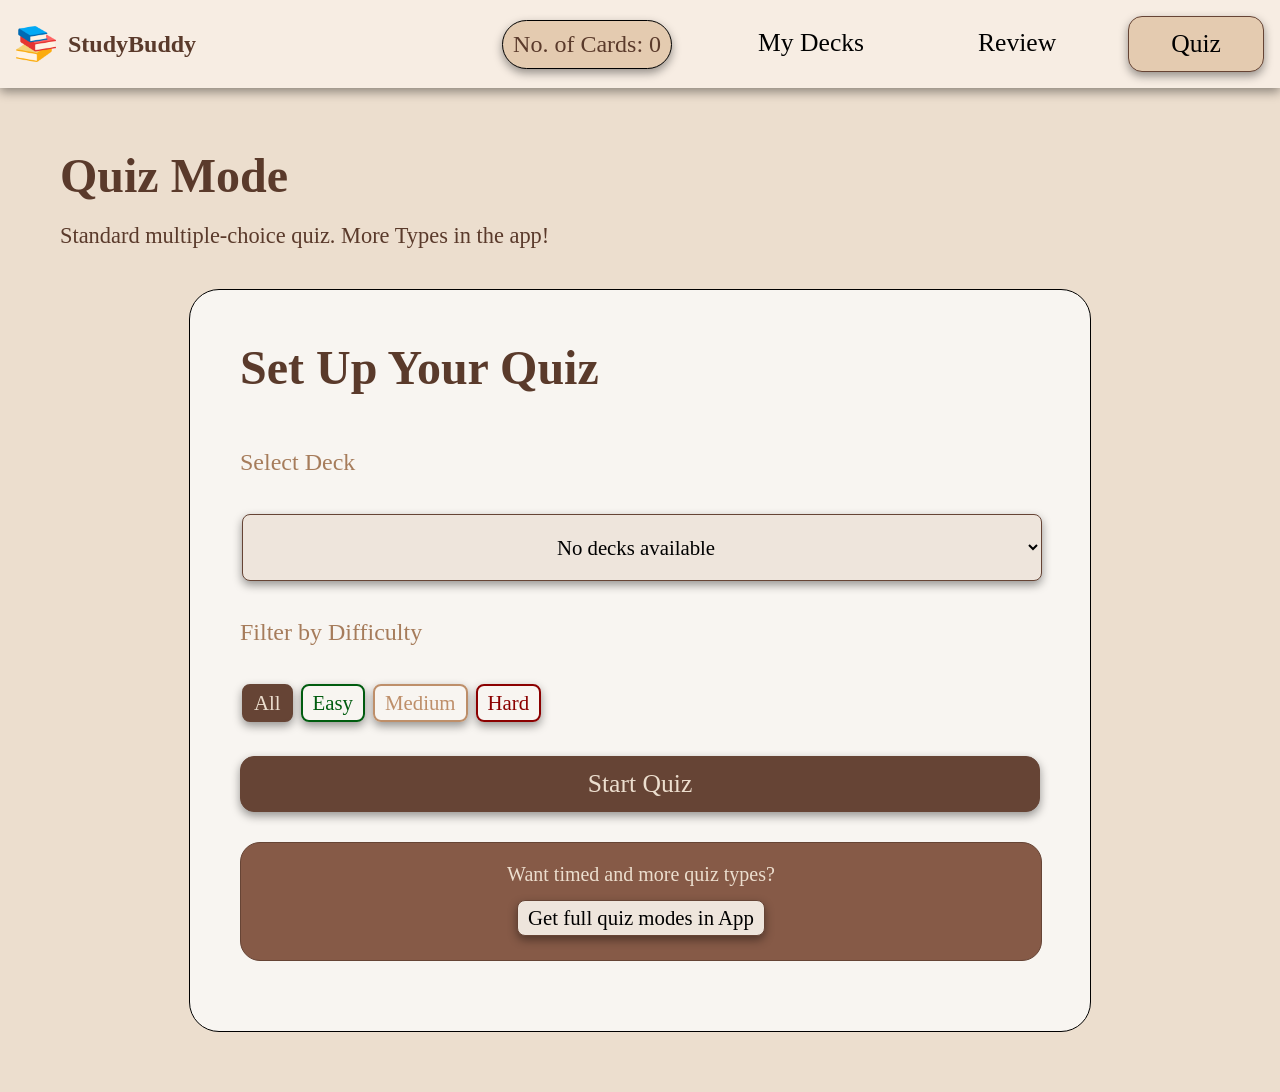
<file: quiz-session.html>
<!DOCTYPE html>
<html lang="en">
<head>
  <meta charset="utf-8">
  <meta name="viewport" content="width=device-width, initial-scale=1.0">

  <link rel="icon" href="icon.png">

  <link rel="stylesheet" href="main.css">
  <link rel="stylesheet" href="extra-designs.css">
  <link rel="stylesheet" href="reviews.css">
  <link rel="stylesheet" href="review-session.css">
  <link rel="stylesheet" href="quiz-session.css">

  <title>StudyBuddy - Quiz</title>
</head>

<body>

<nav class="headtitle">
  <div class="titlecontainer">
    <img src="icon.png" style="width: 40px;">
    <a href="index.html" id="title">StudyBuddy</a>
  </div>

  <a id="cardscounter">No. of Decks</a>

  <div class="headerbtns">
    <a href="mydecks.html"><button class="mainbtn" id="headermainBtns">My Decks</button></a>
    <a href="reviews.html"><button class="mainbtn" id="headermainBtns">Review</button></a>
    <a href="quiz.html"><button class="mainbtn">Quiz</button></a>
  </div>
</nav>

<div class="spacer">

  <div class="mdtopcontainer">
    <h1>Quiz Mode</h1>
  </div>

  <a class="subtitle">Test your knowledge with multiple-choice questions. Goodluck!</a>

  <div class="reviewsessioncontainer">
    <h1 id="deckName"></h1>
    <h1>Cards: <span id="cardsCounter"></span></h1>

    <div id="quizcardContainer"></div>

    <div class="reviewsessionbtns">
      <button class="smallbtn" id="nextBtn" style="display:none;"></button>
    </div>
  </div>
</div>

<script>
const deck = JSON.parse(localStorage.getItem("currentReviewDeck"));

if (!deck || !deck.cards || deck.cards.length === 0) {
  alert("No deck found or empty!");
  window.location.href = "quiz.html";
}

let currentIndex = 0;
let correctCount = 0;
let wrongCount = 0;
let answered = false;

const container = document.getElementById("quizcardContainer");

document.getElementById("deckName").innerText = deck.name;

function updateCounter() {
  document.getElementById("cardsCounter").innerText =
    (currentIndex + 1) + " / " + deck.cards.length;
}

// 🔥 FIXED: always returns something valid
function getRandomWrongAnswer(correctAnswer) {
  const otherAnswers = deck.cards
    .map(c => c.answer)
    .filter(ans => ans !== correctAnswer);

  if (otherAnswers.length === 0) {
    return "No alternative answer"; // fallback so it never breaks
  }

  return otherAnswers[Math.floor(Math.random() * otherAnswers.length)];
}

function renderCard() {
  const card = deck.cards[currentIndex];
  updateCounter();

  answered = false;

  const wrongAnswer = getRandomWrongAnswer(card.answer);

  let choices = [
    { text: card.answer, correct: true },
    { text: wrongAnswer, correct: false }
  ];

  choices.sort(() => Math.random() - 0.5);

  container.innerHTML = `
    <div class="quizcard">
      <p>Question</p>
      <p>${card.question}</p>
      

      
    </div>

    <div class="choicebtns">
        ${choices.map(choice => `
          <button class="smallbtn" onclick="selectAnswer(this, ${choice.correct})">
            ${choice.text}
          </button>
        `).join("")}
      </div>
  `;

  document.getElementById("nextBtn").style.display = "none";
}

function selectAnswer(button, isCorrect) {
  if (answered) return;

  answered = true;

  const buttons = document.querySelectorAll(".choiceBtn");

  buttons.forEach(btn => btn.disabled = true);

  if (isCorrect) {
    button.style.backgroundColor = "green";
    correctCount++;
  } else {
    button.style.backgroundColor = "red";
    wrongCount++;

    buttons.forEach(btn => {
      if (btn.innerText === deck.cards[currentIndex].answer) {
        btn.style.backgroundColor = "green";
      }
    });
  }

  document.getElementById("nextBtn").style.display = "inline-block";
  updateButtons();
}

function nextCard() {
  if (currentIndex < deck.cards.length - 1) {
    currentIndex++;
    renderCard();
  } else {
    finishQuiz();
  }
}

function prevCard() {
  if (currentIndex > 0) {
    currentIndex--;
    renderCard();
  }
}

function updateButtons() {
  const nextBtn = document.getElementById("nextBtn");

  if (currentIndex < deck.cards.length - 1) {
    nextBtn.innerText = "Next Question";
    nextBtn.onclick = nextCard;
  } else {
    nextBtn.innerText = "Finish";
    nextBtn.onclick = finishQuiz;
  }
}

function finishQuiz() {
  localStorage.setItem("quizResults", JSON.stringify({
    correct: correctCount,
    wrong: wrongCount,
    total: deck.cards.length
  }));

  window.location.href = "quiz-finished.html";
}

// start
renderCard();
</script>

</body>
</html>
</file>
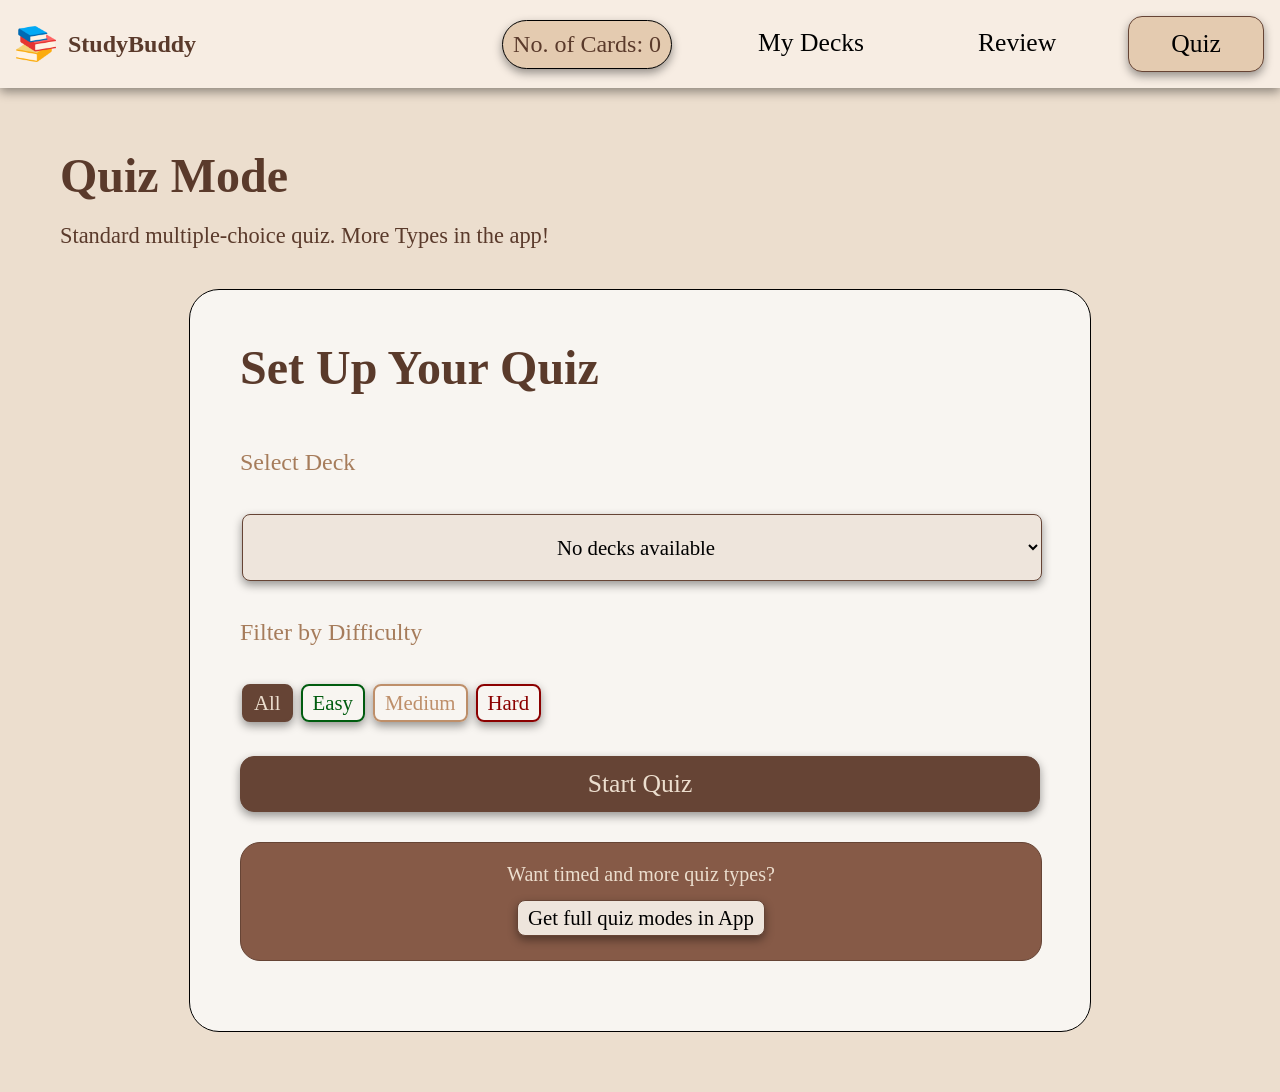
<file: quiz.html>
<!DOCTYPE html>
<html lang="en">
  <head>
    <meta charset="utf-8">
    <meta name="viewport" content="width=device-width, initial-scale=1.0">

    <link rel="icon" href="icon.png">

    <link rel="stylesheet" href="main.css">
    <link rel="stylesheet" href="extra-designs.css">
    <link rel="stylesheet" href="quiz.css">

    <title>StudyBuddy</title>
  </head>

    <body>
      
    
    <nav class="headtitle">
      <div class="titlecontainer">
        <img src="icon.png" style="width: 40px; height: auto;">
        <a href="index.html" id="title">StudyBuddy</a>
      </div>

      <a id="cardscounter">No. of Decks</a>
      
      <div class="headerbtns">
        
        <a href="mydecks.html"><button class="mainbtn" id="headermainBtns">My Decks</button></a>
        <a href="reviews.html"><button class="mainbtn" id="headermainBtns">Review</button></a>
        <a href="quiz.html"><button class="mainbtn">Quiz</button></a>
      </div>
    </nav>


    <div class="spacer">

      <div class="mdtopcontainer">
        <h1>Quiz Mode</h1>
      </div>
      
      <a class="subtitle">Standard multiple-choice quiz. More Types in the app!</a>

      <div class="quizcontainer">
        <h1>Set Up Your Quiz</h1>
        <p>Select Deck</p>
        <select id="selectDeck" class="smallbtn">
          <option value="">-- Select a Deck --</option>
        </select>

        <p>Filter by Difficulty</p>
        <div id="filterDifficulty">
          <button onclick="setDifficulty('All')" class="smallbtn diff-btn all active">All</button>
          <button onclick="setDifficulty('Easy')" class="smallbtn diff-btn easy">Easy</button>
          <button onclick="setDifficulty('Medium')" class="smallbtn diff-btn medium">Medium</button>
          <button onclick="setDifficulty('Hard')" class="smallbtn diff-btn hard">Hard</button>
        </div>
        <button onclick="openQuiz()" class="mainbtn" id="quizBtn">Start Quiz</button>
        
        <div class="ad">
          <a>Want timed and more quiz types?</a>
          <button class="smallbtn" onclick="ad()">Get full quiz modes in App</button>
        </div>

      </div>
    </div>
    
<script>
  // local storage setup
  let decks = JSON.parse(localStorage.getItem("decks")) || [];
  let cards = JSON.parse(localStorage.getItem("cards")) || [];
  const selectDeck = document.getElementById("selectDeck");
  let selectedDifficulty = "All";

  // update card counter in header
      function updateCounter() {
        document.getElementById("cardscounter").innerText =
          "No. of Cards: " + cards.length;
      }

  // Render deck options in the dropdown
  function renderDeckOptions() {
    if (decks.length === 0) {
      selectDeck.innerHTML = `<option value="">No decks available</option>`;
      return;
    }

    decks.forEach((deck, index) => {
      const option = document.createElement("option");
      option.value = index;
      option.textContent = deck.name;
      selectDeck.appendChild(option);
    });
  }

  // 🔥 QUIZ VERSION (fixed)
  function openQuiz() {
    const selectedIndex = selectDeck.value;

    if (selectedIndex === "") {
      alert("Please select a deck first!");
      return;
    }

    const selectedDeck = decks[selectedIndex];

    // get all cards
    const allCards = JSON.parse(localStorage.getItem("cards")) || [];

    // attach cards to deck 
    selectedDeck.cards = allCards.filter(card => {
      const sameDeck = card.deckId == selectedDeck.id;

      if (selectedDifficulty === "All") return sameDeck;

      return sameDeck && card.difficulty === selectedDifficulty;
    });

    // extra safety
    if (!selectedDeck.cards || selectedDeck.cards.length === 0) {
      alert("This deck has no cards!");
      return;
    }

    // save for quiz session
    localStorage.setItem("currentReviewDeck", JSON.stringify(selectedDeck));

    // redirect to quiz session
    window.location.href = "quiz-session.html";
  }

    function setDifficulty(level) {
      selectedDifficulty = level;

      document.querySelectorAll(".diff-btn").forEach(btn => {
        btn.classList.remove("active");

        if (btn.textContent === level) {
          btn.classList.add("active");
        }
      });
    }

  // DO NOT REMOVE >:[
  renderDeckOptions();
  updateCounter();
</script>
    
  </body>
</html>
</file>
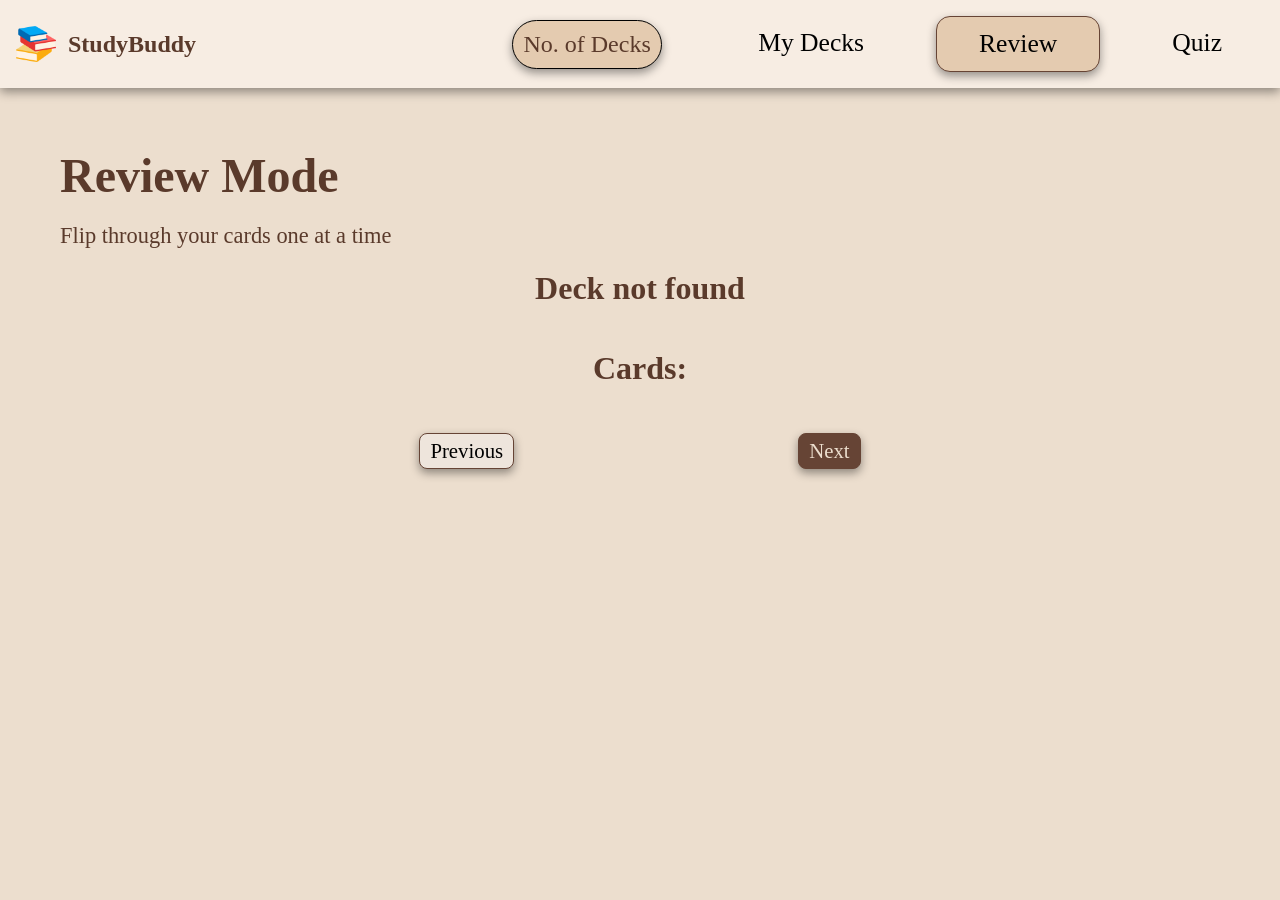
<file: review-session.html>
<!DOCTYPE html>
<html lang="en">
  <head>
    <meta charset="utf-8">
    <meta name="viewport" content="width=device-width, initial-scale=1.0">

    <link rel="icon" href="icon.png">

    <link rel="stylesheet" href="main.css">
    <link rel="stylesheet" href="extra-designs.css">
    <link rel="stylesheet" href="reviews.css">
    <link rel="stylesheet" href="review-session.css">

    <title>StudyBuddy</title>
  </head>

  <body>

  </body>
    <nav class="headtitle">
      <div class="titlecontainer">
        <img src="icon.png" style="width: 40px; height: auto;">
        <a href="index.html" id="title">StudyBuddy</a>
      </div>

      <a id="cardscounter">No. of Decks</a>
      
      <div class="headerbtns">
        

        <a href="mydecks.html"><button class="mainbtn" id="headermainBtns">My Decks</button></a>
        <a href="reviews.html"><button class="mainbtn">Review</button></a>
        <a href="quiz.html"><button class="mainbtn" id="headermainBtns">Quiz</button></a>
      </div>
    </nav>

    <div class="spacer">

      <div class="mdtopcontainer">
        <h1>Review Mode</h1>
      </div>
      
      <a class="subtitle">Flip through your cards one at a time</a>

      <div class="reviewsessioncontainer">
        <h1 id="deckName"></h1>
        <h1>Cards: <span id="cardsCounter"></span></h1>
        <div id="reviewcardContainer">
          
        </div>
        <div class="reviewsessionbtns">
            <button class="smallbtn" onclick="prevCard()" id="prevBtn">Previous</button>
            <button class="smallbtn" onclick="nextCard()" id="nextBtn" style="color: #ecdece; background-color: #664435;">Next</button>
        </div>
        
      </div>
    </div>

    <script>
        const deck = JSON.parse(localStorage.getItem("currentReviewDeck"));

        if (!deck) {
            alert("No deck found!");
        } else {
            console.log(deck); // contains all cards
        }

        // Show the deck name
        if (deck) {
            document.getElementById("deckName").innerText = deck.name;
        } else {
            document.getElementById("deckName").innerText = "Deck not found";
        }

        function updateCounter() {
    document.getElementById("cardsCounter").innerText =
        (currentIndex + 1) + " / " + deck.cards.length;
}

        let currentIndex = 0;
let showQuestion = true;

const container = document.getElementById("reviewcardContainer");

function renderCard() {
    if (!deck || !deck.cards || deck.cards.length === 0) {
    console.log("Deck data:", deck);
    container.innerHTML = "<p>No cards available</p>";
    return;
}

    const card = deck.cards[currentIndex];

    updateCounter();

    updateButtons();

    container.innerHTML = `
        <div class="flip-card">
        <div class="flip-inner" id="flipInner">

            <div class="flip-front">
                
                <p>${card.question}</p>
                <p>Question</p>
                <button class="flipbtn" onclick="flipCard()">Flip</button>
            </div>

            <div class="flip-back">
                
                <p>${card.answer}</p>
                <p>Answer</p>
                <button class="flipbtn" onclick="flipCard()">Flip</button>
            </div>

        </div>
    </div>

    

    `;
}

function flipCard() {
    document.getElementById("flipInner").classList.toggle("flipped");
}

function nextCard() {
    if (currentIndex < deck.cards.length - 1) {
        currentIndex++;
        renderCard();
    } else {
        renderCard(); // show finish state
    }
}

function prevCard() {
    if (currentIndex > 0) {
        currentIndex--;
        renderCard();
    }
}

function updateButtons() {
    const nextBtn = document.getElementById("nextBtn");

    if (currentIndex < deck.cards.length - 1) {
        nextBtn.innerText = "Next";
        nextBtn.onclick = nextCard;
    } else {
        nextBtn.innerText = "Finish";
        nextBtn.onclick = finishReview;
    }
}

let prevButton = "";

if (currentIndex > 0) {
    prevButton = `<button onclick="prevCard()">Previous</button>`;
} 

let nextButton = "";

if (currentIndex < deck.cards.length - 1) {
    nextButton = `<button onclick="nextCard()">Next</button>`;
} else {
    nextButton = `<button onclick="finishReview()">Finish</button>`;
}

function finishReview() {
    window.location.href = "review-finished.html";
}



// initial render
renderCard();
    </script>
</file>
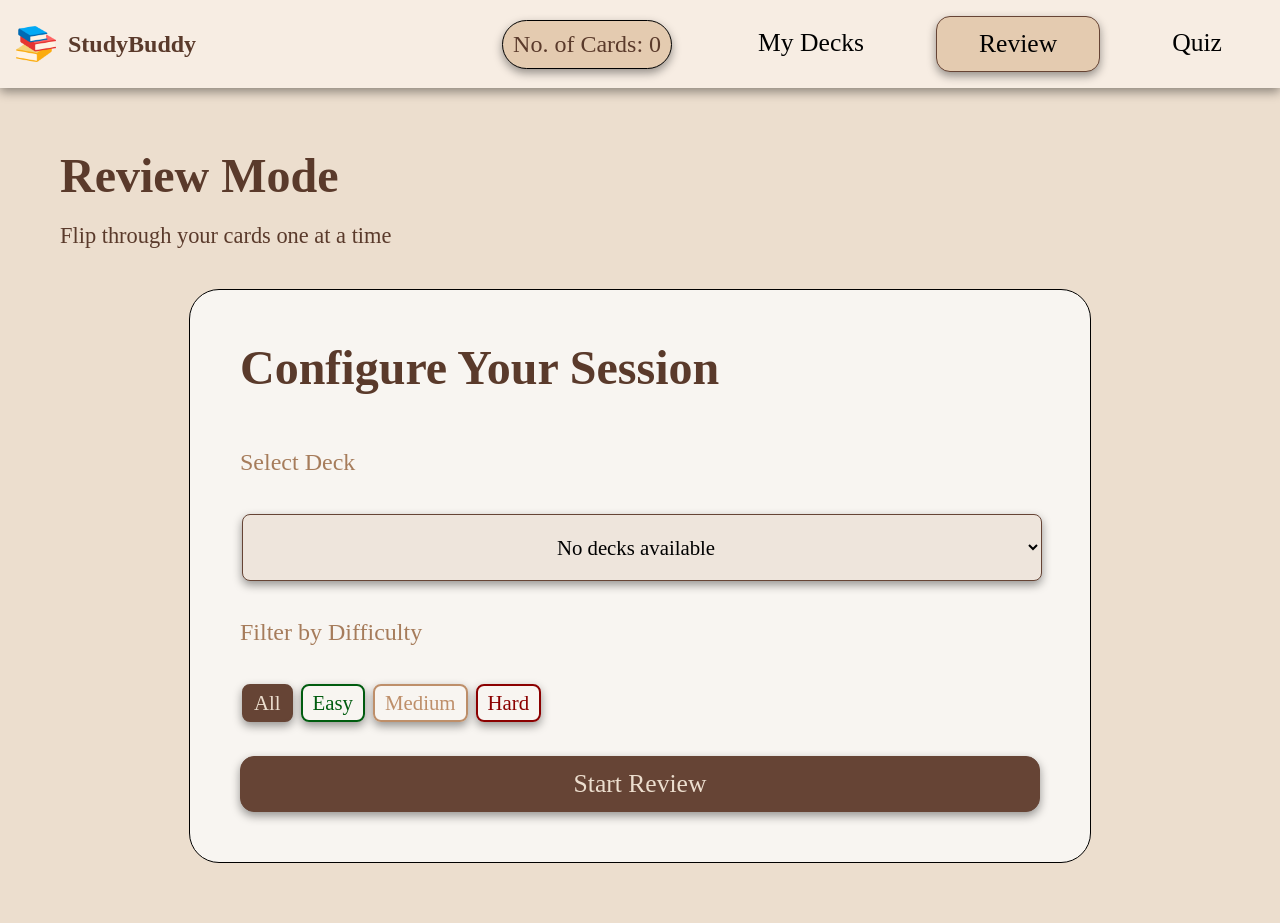
<file: reviews.html>
<!DOCTYPE html>
<html lang="en">
  <head>
    <meta charset="utf-8">
    <meta name="viewport" content="width=device-width, initial-scale=1.0">
    
    <link rel="icon" href="icon.png">
    
    <link rel="stylesheet" href="main.css">
    <link rel="stylesheet" href="extra-designs.css">
    <link rel="stylesheet" href="reviews.css">

    <title>StudyBuddy</title>
  </head>

    <body>
      
    
    <nav class="headtitle">
      <div class="titlecontainer">
        <img src="icon.png" style="width: 40px; height: auto;">
        <a href="index.html" id="title">StudyBuddy</a>
      </div>

      <a id="cardscounter">No. of Decks</a>
      
      <div class="headerbtns">
        

        <a href="mydecks.html"><button class="mainbtn" id="headermainBtns">My Decks</button></a>
        <a href="reviews.html"><button class="mainbtn">Review</button></a>
        <a href="quiz.html"><button class="mainbtn" id="headermainBtns">Quiz</button></a>
      </div>
    </nav>


    <div class="spacer">

      <div class="mdtopcontainer">
        <h1>Review Mode</h1>
      </div>
      
      <a class="subtitle">Flip through your cards one at a time</a>

      <div class="reviewcontainer">
        <h1>Configure Your Session</h1>
        <p>Select Deck</p>
        <select id="selectDeck" class="smallbtn">
          <option value="">-- Select a Deck --</option>
        </select>

        <p>Filter by Difficulty</p>
        <div id="filterDifficulty">
          <button onclick="setDifficulty('All')" class="smallbtn diff-btn all active">All</button>
          <button onclick="setDifficulty('Easy')" class="smallbtn diff-btn easy">Easy</button>
          <button onclick="setDifficulty('Medium')" class="smallbtn diff-btn medium">Medium</button>
          <button onclick="setDifficulty('Hard')" class="smallbtn diff-btn hard">Hard</button>
        </div>
        <button onclick="openReview()" class="mainbtn" id="reviewBtn">Start Review</button>
        
      </div>
    </div>
    
<script>
  // local storage setup
  let decks = JSON.parse(localStorage.getItem("decks")) || [];
  let cards = JSON.parse(localStorage.getItem("cards")) || [];
  const selectDeck = document.getElementById("selectDeck");
  let selectedDifficulty = "All";

  // update card counter in header
      function updateCounter() {
        document.getElementById("cardscounter").innerText =
          "No. of Cards: " + cards.length;
      }

  // Render deck options in the dropdown
  function renderDeckOptions() {
    if (decks.length === 0) {
      selectDeck.innerHTML = `<option value="">No decks available</option>`;
      return;
    }

    decks.forEach((deck, index) => {
      const option = document.createElement("option");
      option.value = index;
      option.textContent = deck.name; // assuming deck has a name
      selectDeck.appendChild(option);
    });
  }

  // Open review session with selected deck
  function openReview() {
    const selectedIndex = selectDeck.value;

    if (selectedIndex === "") {
      alert("Please select a deck first!");
      return;
    }

    const selectedDeck = decks[selectedIndex];

    // Get all cards and filter by selected deck
    const allCards = JSON.parse(localStorage.getItem("cards")) || [];

    // Attach cards to the selected deck
    selectedDeck.cards = allCards.filter(card => {
      const sameDeck = card.deckId == selectedDeck.id;

      if (selectedDifficulty === "All") return sameDeck;

      return sameDeck && card.difficulty === selectedDifficulty;
    });

    
    if (!selectedDeck.cards || selectedDeck.cards.length === 0) {
      alert("This deck has no cards!");
      return;
    }


    // save for next page if needed
    localStorage.setItem("currentReviewDeck", JSON.stringify(selectedDeck));

    // redirect to review session page
    window.location.href = "review-session.html";
  }

  function setDifficulty(level) {
  selectedDifficulty = level;

  document.querySelectorAll(".diff-btn").forEach(btn => {
    btn.classList.remove("active");

    if (btn.textContent === level) {
      btn.classList.add("active");
    }
  });
}


  // DO NOT REMOVEEEE >:[ (Render the cards when the page loads)
  renderDeckOptions();
  updateCounter();
</script>
    
  </body>
</html>
</file>
<file: main.css>
body {
  font-family: 'Playfair Display', serif;
  background-color: #ecdece;
  margin: 0;
  color: #5A3A2B;
}
html {
  scroll-padding-top: 80px;
  scroll-behavior: smooth;
}
#mainBack {
  scroll-padding-top: 0px;
}

/* header and title */
.headtitle {
  display: flex;
  position: sticky;
  top: 0;
  z-index: 1000;
  background-color: #f7ede3;
  margin: 0;
  padding: 16px;
  display: flex;
  justify-content: space-between;
  align-items: center;
  box-shadow: 0 4px 10px rgba(0, 0, 0, 0.4);
  gap: 30px;
}
.titlecontainer {
  display: flex;
  align-items: center;
}
#title {
  text-decoration: none;
  color: inherit;
  font-size: 1.50rem;
  font-weight: bold;
  padding: 12px;
}
#headerBtn  {
  border: none;
  background-color: inherit;
  box-shadow: none;
}
#headerBtn:hover{
  background-color: #e4cbb0;
  color: #693500;

}

/* Styles for the main menu */
.mainmenu {
  text-align: center;

  background-image: url("backgroundfinal.png");
  background-size: cover;
  background-position: center;
  background-repeat: no-repeat;

  padding: 80px 20px;
  min-height: 80vh;
}
.mainmenu h1{
  font-size: 7vw;
  font-style: italic;
  font-weight: bold;
  margin: 30px;
}
.infotext {
  font-size: 1.25rem;
  font-style: italic;
}
.titleheader {
  border: 1px solid black;
  border-radius: 20px;
  margin: 5% 28% 0 28%;
  background-color: #e4cbb0;
  font-size: 1.80rem;
  padding: 3px;
  font-weight: bold;
}
.mainmenu .btncontainer{
  margin: 0 0 11% 0;
}

/* Styles for the button container */
.btncontainer{
  margin-top: 30px;
  display: flex;
  justify-content: center;
  gap: 60px;
}
.mainbtn {
  background-color: #e4cbb0;
  border: 1px solid #664435;
  border-radius: 14px;
  color: black;
  padding: 12px 42px;
  text-align: center;
  cursor: pointer;
  font-family: 'Playfair Display', serif;
  font-size: 1.60rem;
  box-shadow: 0 4px 10px rgba(0, 0, 0, 0.4);
}

.smallbtn {
  background-color: #eee5dc;
  border: 1px solid #664435;
  border-radius: 8px;
  padding: 5px 10px;
  text-align: center;
  margin: 4px 2px;
  cursor: pointer;
  font-family: 'Playfair Display', serif;
  font-size: 1.30rem;
  box-shadow: 0 4px 10px rgba(0, 0, 0, 0.4);
}


#backtotopBtn {
  position: fixed;
  bottom: 20px;
  right: 20px;
  display: none; /* hidden at first */
  padding: 10px 15px;
  font-size: 16px;
  cursor: pointer;
  z-index: 1000;
  border-radius: 20px;
}


.appabout1{
    font-size: 1.25rem;
    text-align: center;
    background-color: #f7ede3;
    padding-bottom: 20px;
}
.appabout1 h1 {
    font-size: 3.50rem;
    font-weight: normal;
    margin: 0;
    padding: 30px;
}
.maininfo {
    display: flex;
    flex-wrap: wrap;
    justify-content: center;
}
.infocontainer {
    border: 1px solid #bd8065;
    border-radius: 18px;
    width: 480px;
    margin: 8px 42px;
    padding: 20px;
    background-color: #f8f5f1;
    text-align: left;
    height: 280px
}

.appabout2{
    font-size: 1.25rem;
    text-align: center;
    background-color: inherit;
    padding: 100px;
    padding-bottom: 150px;
}
.appabout2 h1 {
    font-size: 3.50rem;
    font-weight: normal;
    margin: 0;
    padding-bottom: 100px;
}
.studentcomment{
    border: 1px solid #bd8065;
    border-left: 8px solid #664435;
    border-radius: 50px;
    width: 400px;
    margin: 0px 20px;
    padding: 30px;
    background-color: #f8f5f1;
    text-align: left;
    height: 180px;
    justify-content: center;
}
.studentcomment p{
  font-style: italic;
}
.studentcomment a{
  color:#bd8065;
}

.appabout3{
  display: flex;
  flex-direction: column;
  background-color: #ece6e0;
}
.aboutcontainers{
  display: flex;
  flex-direction: column;
  margin:100px;
  border-radius: 60px;
  background-color: #f8f5f1;
  box-shadow: 0 4px 10px rgba(0, 0, 0, 0.4);
  text-align: center;
  font-size: 1.50rem;
  padding: 40px;
}
.aboutcontainers h1{
  font-size: 3.50rem;
  font-weight: normal;
}
.aboutteamcontainer{
  display: flex;
  border: 2px solid #271208;
  border-radius: 20px;
  padding:20px;
  align-items: center;
  margin: 20px;
}
.aboutteamcontainer img{
  width: 180px;
  height: 180px;
}
.aboutteaminfo{
  display: flex;
  flex-direction: column;
  text-align: left;
  padding: 20px;
}

.socials {
  display: flex;
  justify-content: center;
  gap: 30px;
  margin: 20px;
}
#socialbtn{
  border-radius: 20px;
}

.howtocontainer {
  display: flex;
  flex-wrap: wrap;
  justify-content: center;
  gap: 40px;
  width: 100%;
}
.howto {
  border: 1px solid #bd8065;
  border-radius: 18px;
  width: 500px;
  padding: 20px;
  background-color: #f8f5f1;
  text-align: left;
  margin:20px;
}
.howto p{
  text-align: center;
}

.reviewscontainer {
    display: flex;
    flex-direction: column;
    gap: 20px;
    margin-top: 40px;
    width: 100%;
    max-height: 800px;     
}
.reviewstuff {
  display: flex;
  flex-direction: column;
  border: 1px solid #5A3A2B;
  border-left: 4px solid #5A3A2B;
  border-radius: 20px;
  background-color: #f8f5f1;
  box-shadow: 0 4px 10px rgba(0, 0, 0, 0.4);
  text-align: center;
  font-size: 2.00rem;
  padding: 80px;
  margin:140px;
}
#feedback {
    padding:10px;
    font-size: 1.50rem;
    height: 200px;
}

.footer{
  display: flex;
  flex-direction: column;
  background-color: #5A3A2B;
  color:#f8f5f1;
  padding: 80px;
  align-items: center;
}
.downloadbtn {
  border-radius: 10px;
  margin: 20px;
  color: white; 
  background-color: #A67C5B;
  font-size: 1.50rem;
  font-family: inherit;
  padding: 12px 24px;
  border-color: #5A3A2B;
}
.footer1 {
  display: flex;
  align-items: center;
  justify-content: space-between;
  border-top: 2px solid #271208;
  width: 100%;
  padding: 20px;
}
.socialico {
  width: 30px;
  height: auto;
  padding: 10px;
}
</file>
<file: about.css>
.headtitle button {
    color: #ecdece;
    background-color: #664435;
}


h1 {
    font-size: 3.00rem;
    font-weight: bold;
    margin: 0;
    padding: 40px;
    text-align: center;
}
.infocontainer {
    border: 1px solid #664435;
    border-radius: 18px;
    width: 550px;
    margin: 20px;
    padding: 10px;
    background-color: #f8f5f1;
}
</file>
<file: extra-designs.css>
.spacer {
    margin: 60px;
}
.headerbtns {
    display: flex;

    gap: 30px;
}
#headermainBtns {
    border:none;
    background-color: inherit;
    box-shadow: none;
}

#cardscounter {
    font-size: 24px;
    border: 1px solid black;
    border-radius: 26px;
    margin: 0px;
    padding: 10px;
    background-color: #e4cbb0;
    box-shadow: 0 4px 10px rgba(0, 0, 0, 0.4);
    margin-left: 250px;
}

.mdtopcontainer {
    display: flex;
    justify-content: space-between;
    align-items: center;
}
.mdtopcontainer h1 {
    font-size: 3.00rem;
    font-weight: bold;
    margin: 0;
    padding-bottom: 20px;
}
.subtitle {
    font-size: 1.40rem;
    margin-top: 20px;
}

#selectDeck {
    padding: 20px;
    border: 1px solid #664435;
    border-radius: 8px;
    text-align: center;
    width: 94%;
}
.ad {
    display: flex;
    flex-direction: column;
    justify-content: center;
    align-items: center;
    gap: 10px;
    margin: 80px 0;
    padding: 20px;
    border: 1px solid #664435;
    border-radius: 20px;
    color: #ecdece; 
    background-color: #865a47;
    font-size: 1.25rem;
}
</file>
<file: mydecks.css>
/* Main Content styles */

#newdeckbtn {
    display: flex;
    justify-content: right;
    color: #ecdece; 
    background-color: #664435;
}
#decksContainer {
    display: flex;
    gap: 80px;
    margin: 80px 20px 10px 20px ;
    flex-wrap: wrap;
    max-height: 800px;      /* limit height */
}


/* Deck styles */
.maindeck {
    padding: 26px;
    border: 1px solid #664435;
    border-radius: 30px;
    margin: auto;
    width: 400px;
    text-align: left;
    font-size: 1.40rem;
    background: #f8f5f1;
}
.maindeck h2 {
    margin: 0;
    font-size: 2.00rem;
    font-weight: bold;
}
.maindeck p {
    border-bottom: 2px solid #664435;
    padding-bottom: 20px;
    text-align: left;
}

.deckbuttons {
    display: flex;
    justify-content: right;
    gap: 20px;
}



/* Deck prompt */
.prompt {
  display: none;
  position: fixed;
  top: 0;
  left: 0;
  width: 100%;
  height: 100%;
  background: rgba(0,0,0,0.5);
}

.promptcontent {
  background: #eee5dc;
  padding: 20px;
  width: 800px;
  margin: 300px auto;
  text-align: center;
  border: 2px solid #664435;
  border-radius: 28px;
}

.prompttext {
  font-size: 18px;
  text-align: left;
  padding: 20px;
}

.promptinput {
    border: 1px solid #664435;
    border-radius: 20px;
    padding: 30px;
    width: 90%;
    font-size: 1.50rem;
    font-family: 'Playfair Display', serif;
}

.promptbuttons {
    display: flex;
    justify-content: right;
    margin: 26px 18px;
    gap: 20px;
}

/* ICONS */

.icon-picker {
  position: relative;
  display: inline-block;
}

.deck-icon {
  width: 80px;
  height: 80px;
  object-fit: contain;
  cursor: pointer;
}

.icon-options {
  display: none;
  position: absolute;
  top: 100%; 
  left: 0;
  margin-top: 5px; 
  
  background: white;
  border: 1px solid #ccc;
  padding: 5px;
  border-radius: 8px;
}

.icon-options img {
  width: 40px;
  cursor: pointer;
}

.buttoncontainertop {
  display: flex;
  gap: 10px;
}
</file>
<file: deck.css>
#newcardbtn {
    display: flex;
    justify-content: right;
    color: #ecdece; 
    background-color: #664435;
}
#cardsContainer {
    display: flex;
    flex-direction: column;
    flex-wrap: wrap;
    gap: 80px;
    margin-top: 80px;
    width: 100%;
    max-width: 100%;;
}

.promptcontent {
  margin-top: 100px;
}
.headtitle button {
    color: #ecdece;
    background-color: #664435;
}

/* Card */
.maincard {
    display: flex;
    padding: 26px;
    border: 1px solid #dabfb3;
    border-radius: 30px;
    margin: 0;
    width: 97%;
    text-align: left;
    font-size: 1.40rem;
    background: #f8f5f1;
    justify-content: space-between;
}
.cardinfo{
    display: flex;
    gap: 20px;
    padding: 0 30px 0 30px;
    width: 100%;
}
.cardinfo > div {
    flex: 1;              /* equal space */
    max-width: 300px;     /* limit width */
    word-wrap: break-word;
    text-align: center;
}
.cardinfo h2 {
    margin: 0;
    font-size: 2.00rem;
    font-weight: bold;
}
.cardinfo p {
    padding-bottom: 20px;
    text-align: left;
}
.cardbuttons {
    display: flex;
    gap: 20px;
    margin: 15px;
    height: fit-content;
    align-self:flex-end; 
}

.promptinfotext {
    display: block;
    color: #A67C5B;
    font-size: 1.50rem;
    text-align: left;
    padding: 20px;
}

#cardDifficulty {
    width: 97%;
}

.diff-btn.easy {
  color: #005c0f;
  border: 2px solid #005c0f;
}

.diff-btn.medium {
  color: #be8f6a;
  border: 2px solid #be8f6a;
}

.diff-btn.hard {
  color: #8b0000;
  border: 2px solid #8b0000;
}

.diff-btn.all {
  color: #664435;
  border: 2px solid #664435;
}

/* ACTIVE STATE (this is the magic) */
.diff-btn.easy.active {
  background: #005c0f;
  color: #fff;
}

.diff-btn.medium.active {
  background: #be8f6a;
  color: #000; /* lighter bg → dark text */
}

.diff-btn.hard.active {
  background: #8b0000;
  color: #fff;
}

.diff-btn.all.active {
  background: #664435;
  color: #ecdece;
}
</file>
<file: reviews.css>
.reviewcontainer {
    display: flex;
    flex-direction: column;
    align-items: flex-start;
    gap: 10px;
    margin: auto;
    margin-top: 40px;
    border: 1px solid black;
    border-radius: 30px;
    padding: 50px;
    width: 800px;
    background: #f8f5f1;
}

.reviewcontainer p {
    color: #A67C5B;
    font-size: 1.50rem;
}
.reviewcontainer h1 {
    font-size: 3.00rem;
    font-weight: bold;
    margin: 0;
    padding-bottom: 20px;
}

#selectDeck {
    padding: 20px;
    border: 1px solid #664435;
    border-radius: 8px;
    text-align: center;
    width: 100%;
}

#reviewBtn {
    margin-top: 20px;
    width: inherit;
    color: #ecdece; 
    background-color: #664435;
}

/* default (outline look) */
.diff-btn {
  background: transparent;
  transition: 0.2s;
}

/* individual colors */
.diff-btn.easy {
  color: #005c0f;
  border: 2px solid #005c0f;
}

.diff-btn.medium {
  color: #be8f6a;
  border: 2px solid #be8f6a;
}

.diff-btn.hard {
  color: #8b0000;
  border: 2px solid #8b0000;
}

.diff-btn.all {
  color: #664435;
  border: 2px solid #664435;
}

/* ACTIVE STATE (this is the magic) */
.diff-btn.easy.active {
  background: #005c0f;
  color: #fff;
}

.diff-btn.medium.active {
  background: #be8f6a;
  color: #000; /* lighter bg → dark text */
}

.diff-btn.hard.active {
  background: #8b0000;
  color: #fff;
}

.diff-btn.all.active {
  background: #664435;
  color: #ecdece;
}
</file>
<file: review-session.css>
#reviewcardContainer {
    display: flex;
    flex-direction: column;
    align-items: center;
    justify-content: center;
}
.reviewcard {
    width: 100%;
    height: 100%;
    display: flex;
    flex-direction: column;
    justify-content: center;
    align-items: center;
    text-align: center;
    padding: 20px;
    box-sizing: border-box;
}
.reviewcard p {
    width: 100%;
    word-wrap: break-word;
    overflow-wrap: break-word;
    font-size: 18px;
}
.reviewsessioncontainer {
    display: flex;
    flex-direction: column;
    align-items: center;
    justify-content: center;
}
.reviewsessionbtns {
    display: flex;
    gap: 280px;
    margin-top: 20px;
}


/* flip Animation */
.flip-card {
    width: 500px;
    height: 380px;
    perspective: 1000px;
    margin: 20px auto;
    position: relative;
}

.flip-inner {
    width: 100%;
    height: 100%;
    position: relative;
    transform-style: preserve-3d;
    transition: transform 0.6s;
}

.flip-inner.flipped {
    transform: rotateY(180deg);
}

.flip-front,
.flip-back {
    position: absolute;
    inset: 0; 
    
    display: flex;
    flex-direction: column;
    justify-content: center;
    align-items: center;

    text-align: center;
    padding: 50px;
    box-sizing: border-box;

    backface-visibility: hidden;
    border: 1px solid #e7cfad;
    border-radius: 10px;
    background: #f8f5f1;

    word-wrap: break-word;
    overflow-wrap: break-word;
    max-width: 100%;

    font-size: 1.50rem;
}
.flip-front p,
.flip-back p {
    width: 100%;
}

/* BACK SIDE ROTATION */
.flip-back {
    transform: rotateY(180deg);
}
.flipbtn {
  background-color: #f8f5f1;
  border: none;
  border-radius: 8px;
  padding: 5px 10px;
  text-align: center;
  margin: 4px 2px;
  cursor: pointer;
  font-family: 'Playfair Display', serif;
  font-size: 1.30rem;
}
</file>
<file: quiz-session.css>
#quizcardContainer {
    display: flex;
    flex-direction: column;
    width: 100%;
}
.reviewsessioncontainer {
    width: 100%;
    padding: 0; /* test this */
}


.quizcard{
    
    display: flex;
    flex-direction: column;
    justify-content: center;
    align-items: center;

    text-align: center;
    padding: 50px;
    box-sizing: border-box;

    backface-visibility: hidden;
    border: 1px solid #e7cfad;
    border-radius: 60px;
    background: #f8f5f1;

    word-wrap: break-word;
    overflow-wrap: break-word;
    width: 100%;

    font-size: 1.50rem;
}
.choicebtns {
    display: flex;
    justify-content: center;
    padding: 20px;
    gap: 60px;
}

.smallbtn {
    width: 100%;
    padding: 20px;
    border-radius: 20px;
    font-size: 2.0rem;
}

#nextBtn {
    color: #ecdece; 
    background-color: #664435;
}
</file>
<file: quiz.css>
.quizcontainer {
    display: flex;
    flex-direction: column;
    align-items: flex-start;
    gap: 10px;
    margin: auto;
    margin-top: 40px;
    border: 1px solid black;
    border-radius: 30px;
    padding: 50px;
    width: 800px;
    background: #f8f5f1;
}

.quizcontainer p {
    color: #A67C5B;
    font-size: 1.50rem;
}
.quizcontainer h1 {
    font-size: 3.00rem;
    font-weight: bold;
    margin: 0;
    padding-bottom: 20px;
}

#selectDeck {
    padding: 20px;
    border: 1px solid #664435;
    border-radius: 8px;
    text-align: center;
    width: 100%;
}

#quizBtn {
    margin-top: 20px;
    width: inherit;
    color: #ecdece; 
    background-color: #664435;
}
.ad {
    width: 95%;
    margin: 20px 0;
}

/* default (outline look) */
.diff-btn {
  background: transparent;
  transition: 0.2s;
}

/* individual colors */
.diff-btn.easy {
  color: #005c0f;
  border: 2px solid #005c0f;
}

.diff-btn.medium {
  color: #be8f6a;
  border: 2px solid #be8f6a;
}

.diff-btn.hard {
  color: #8b0000;
  border: 2px solid #8b0000;
}

.diff-btn.all {
  color: #664435;
  border: 2px solid #664435;
}

/* ACTIVE STATE (this is the magic) */
.diff-btn.easy.active {
  background: #005c0f;
  color: #fff;
}

.diff-btn.medium.active {
  background: #be8f6a;
  color: #000; /* lighter bg → dark text */
}

.diff-btn.hard.active {
  background: #8b0000;
  color: #fff;
}

.diff-btn.all.active {
  background: #664435;
  color: #ecdece;
}
</file>
